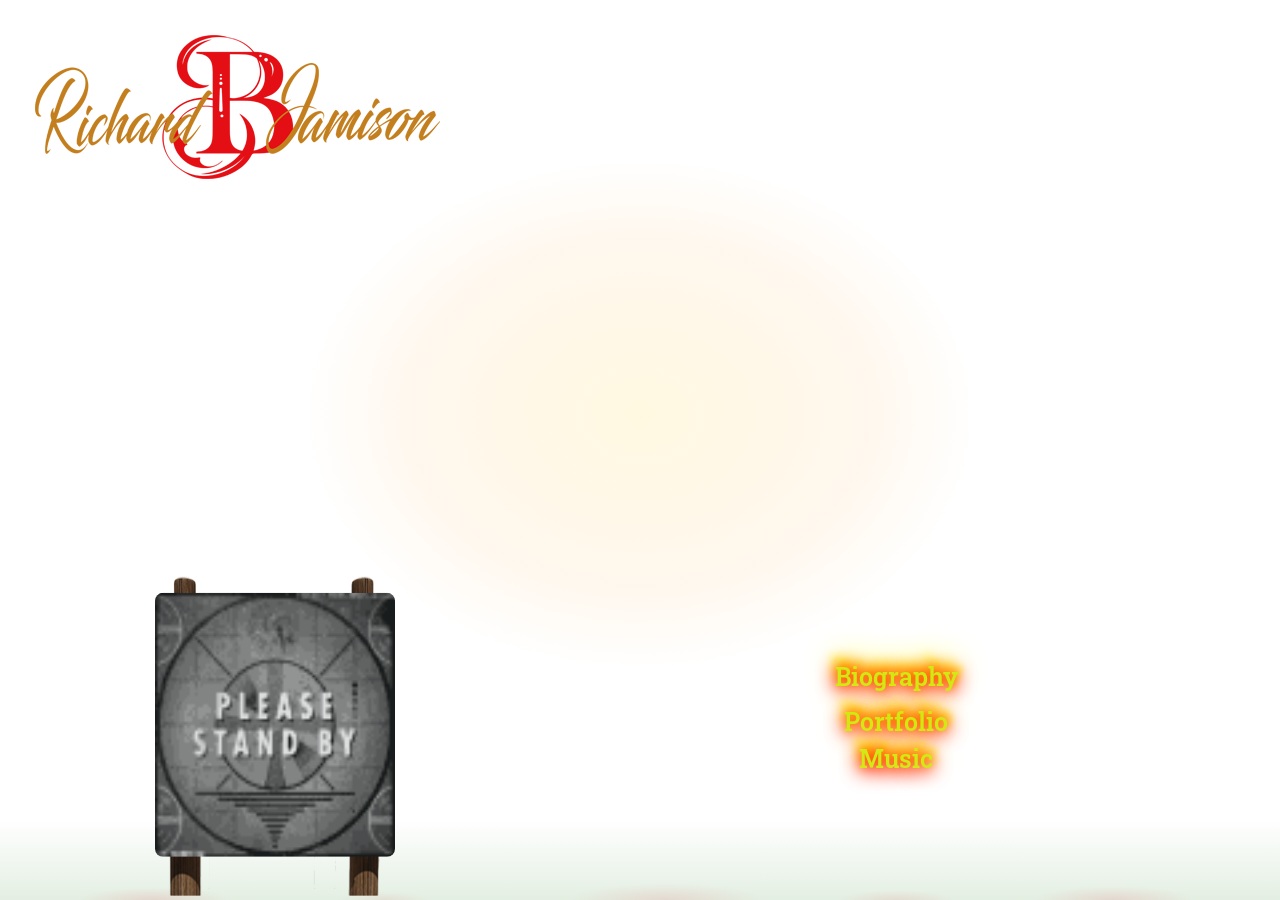
<file: index (1).html>
<!DOCTYPE html>
<html lang="en">

<head>
    <meta charset="UTF-8">
    <meta http-equiv="X-UA-Compatible" content="IE=edge">
    <meta name="viewport" content="width=device-width, initial-scale=1.0">
    <meta name="description" content="ONLINE PORTFOLIO OF Richard B Jamison" />
    <meta name="copyright" content="Copyright(c)2012-2032, Richard B Jamison (www.richardbjamison.com)" />
    <meta name="classification" content="marketing, commercial design, project management. web design portfolios, digital art,  creative services, music" />
    <meta name="author" content="Richard B Jamison" />
    <meta name="keywords" content="Richard Jamison, Richard B Jamison, relationship development, networking, sales, marketing, commercial real estate, commercial design, lounge design, bar design, cocktail program development, management, web design, SEO, sales funnel, marketing consultant, project management, drums, drummer, trumpet, musician" />
    <title>Richard B Jamison &bull; Marketing &amp; Web/SEO Consultant &bull; Online Portfolio</title>

    <link rel="preconnect" href="https://fonts.googleapis.com">
    <link rel="preconnect" href="https://fonts.gstatic.com" crossorigin>
    <link href="https://fonts.googleapis.com/css2?family=Alex+Brush&family=Roboto+Slab:wght@300;400;600&display=swap" rel="stylesheet">
    <link rel="stylesheet" href="css/style.css">
</head>

<body>
    <section class="hero-section">
        <div class="top-logo">
           <img src="img/Richad-logo3.png" alt="Richard B Jamison" />
        </div>
        <nav class="navbar">
            <ul class="navbar-nav">
                <li class="nav-item"><a class="nav-link" href="marketing.html">Biography</a></li>
                <li class="nav-item"><a class="nav-link" href="rbj-portfolio.html">Portfolio</a></li>
                <li class="nav-item"><a class="nav-link" href="music.html">Music</a></li>
            </ul>
        </nav>
        <div class="billborad desktop-only">
            <img src="img/please-stand-by.gif" class="gif-image" alt="Loading">
            <iframe src="chat-bot-code.html" frameborder="0" class="landbot d-none"></iframe>
            <img src="img/Billboard-Maintnance4_.png" class="billboard-image" alt="Billboard">
        </div>
    </section>

    <script>
        const isMobile = /Android|webOS|iPhone|iPad|iPod|BlackBerry|IEMobile|Opera Mini/i.test(navigator.userAgent);
        if (!isMobile) {
            window.onload = function(){
                setTimeout(function(){
                    const loader = document.querySelector(".gif-image");
                    const landBot = document.querySelector(".landbot");
                    if(loader && landBot) {
                        loader.classList.add("d-none")
                        landBot.classList.remove("d-none")
                    }
                }, 2000);
            };
        }
    </script>

    <style>
        .desktop-only { display: block; }
        @media only screen and (max-width: 768px) {
            .desktop-only { display: none !important; }
        }
    </style>

</body>

</html>
</file>
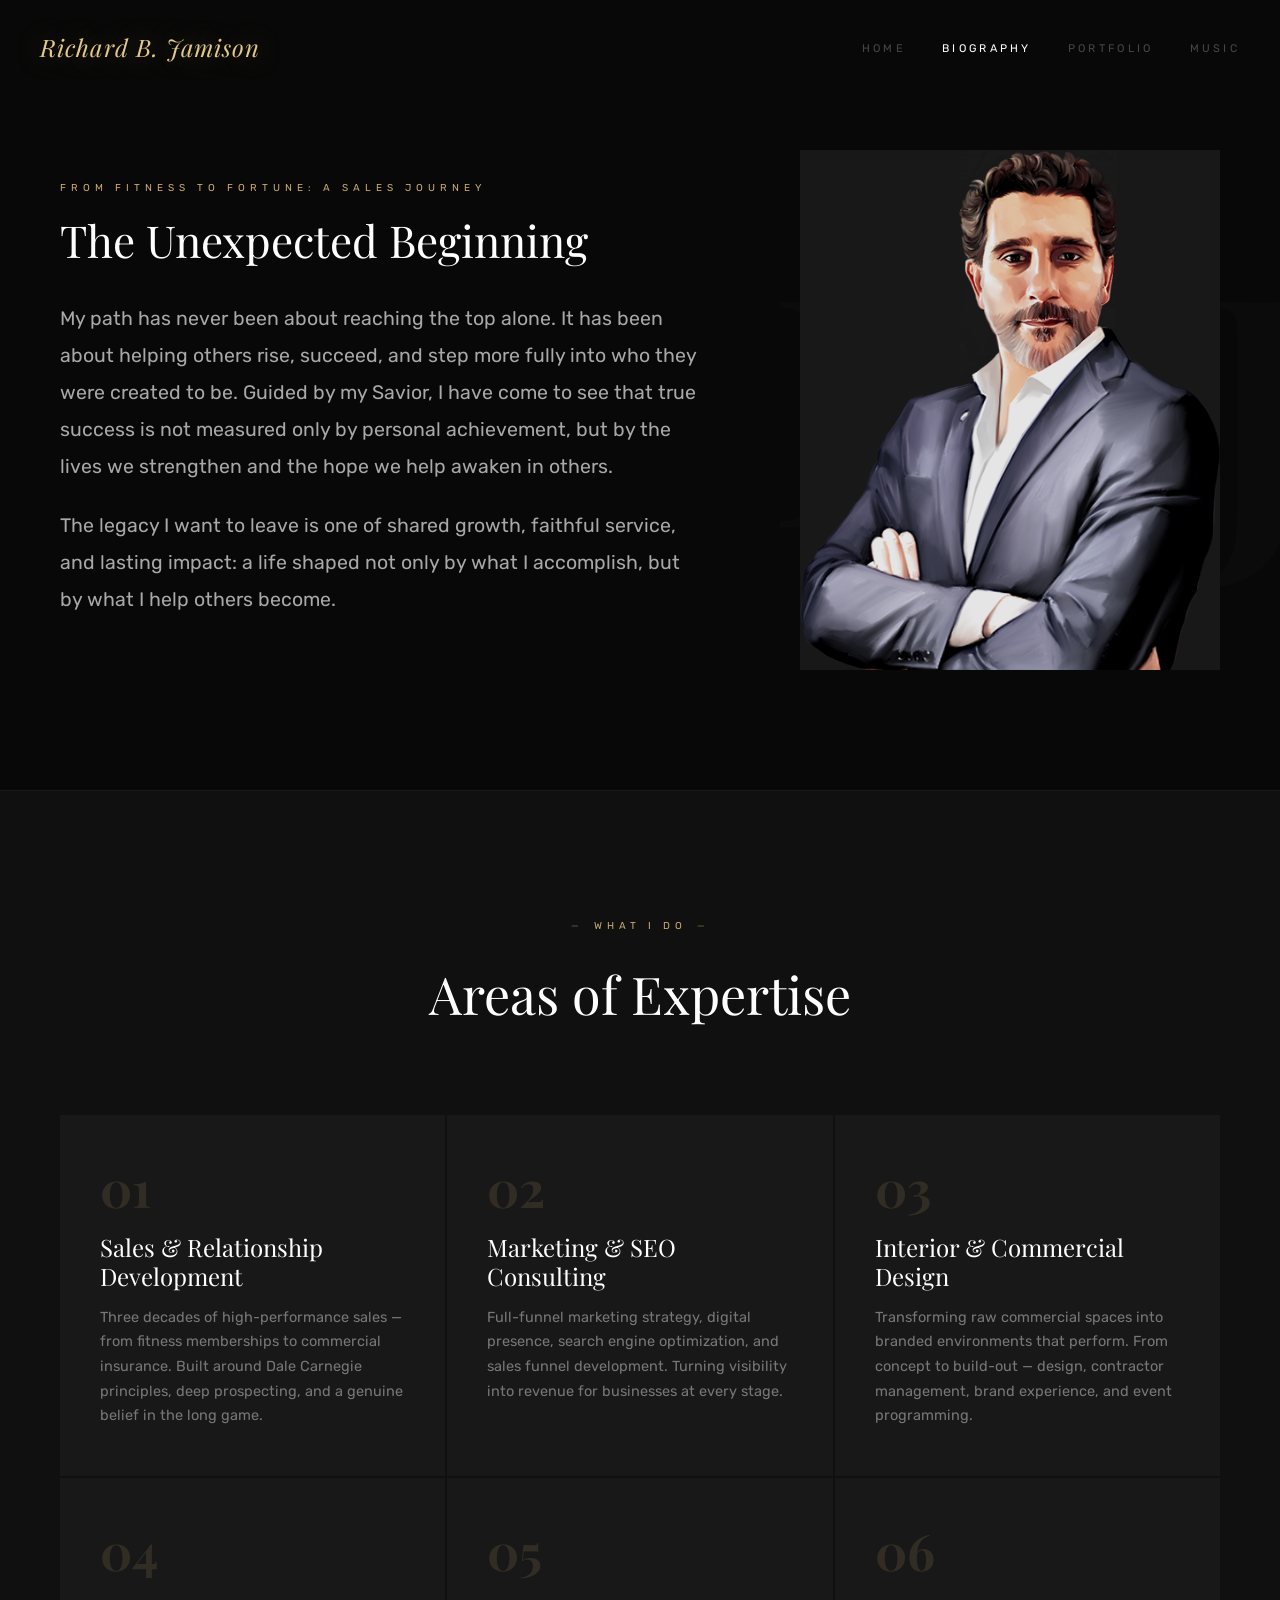
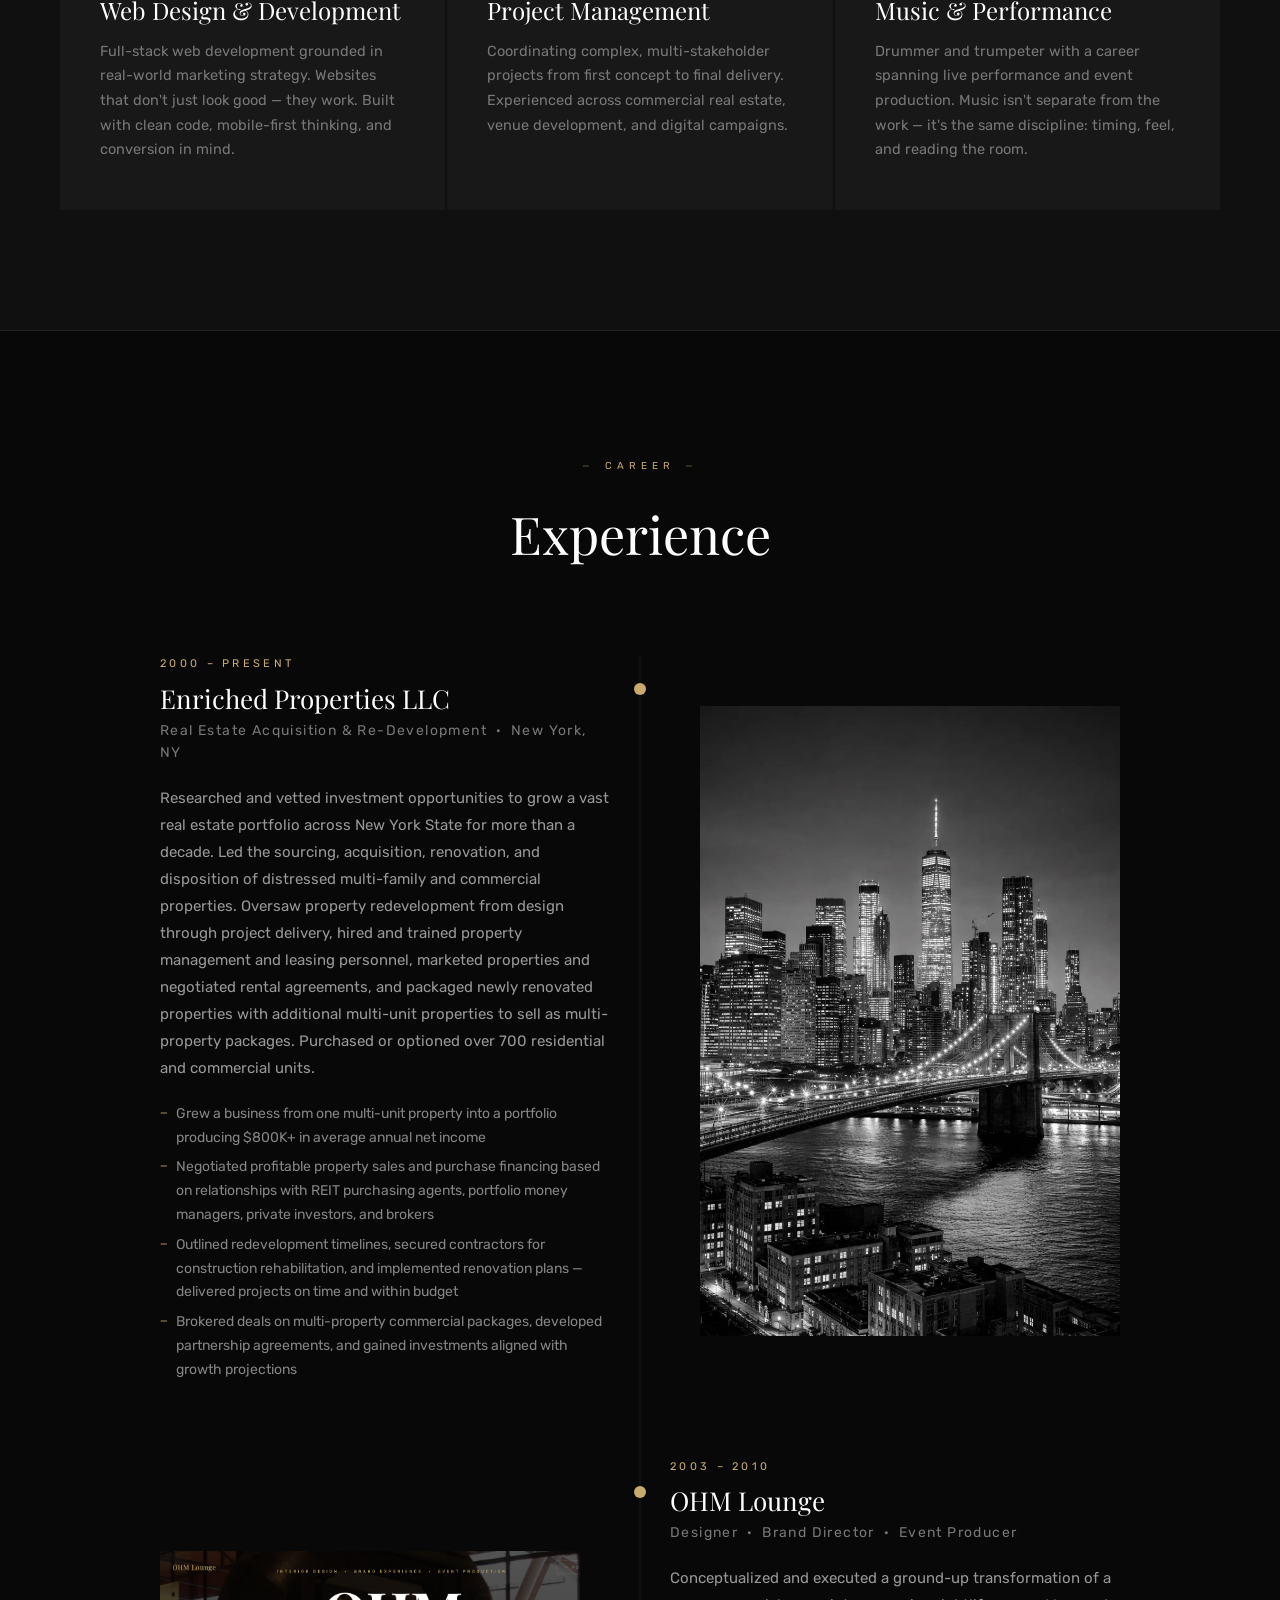
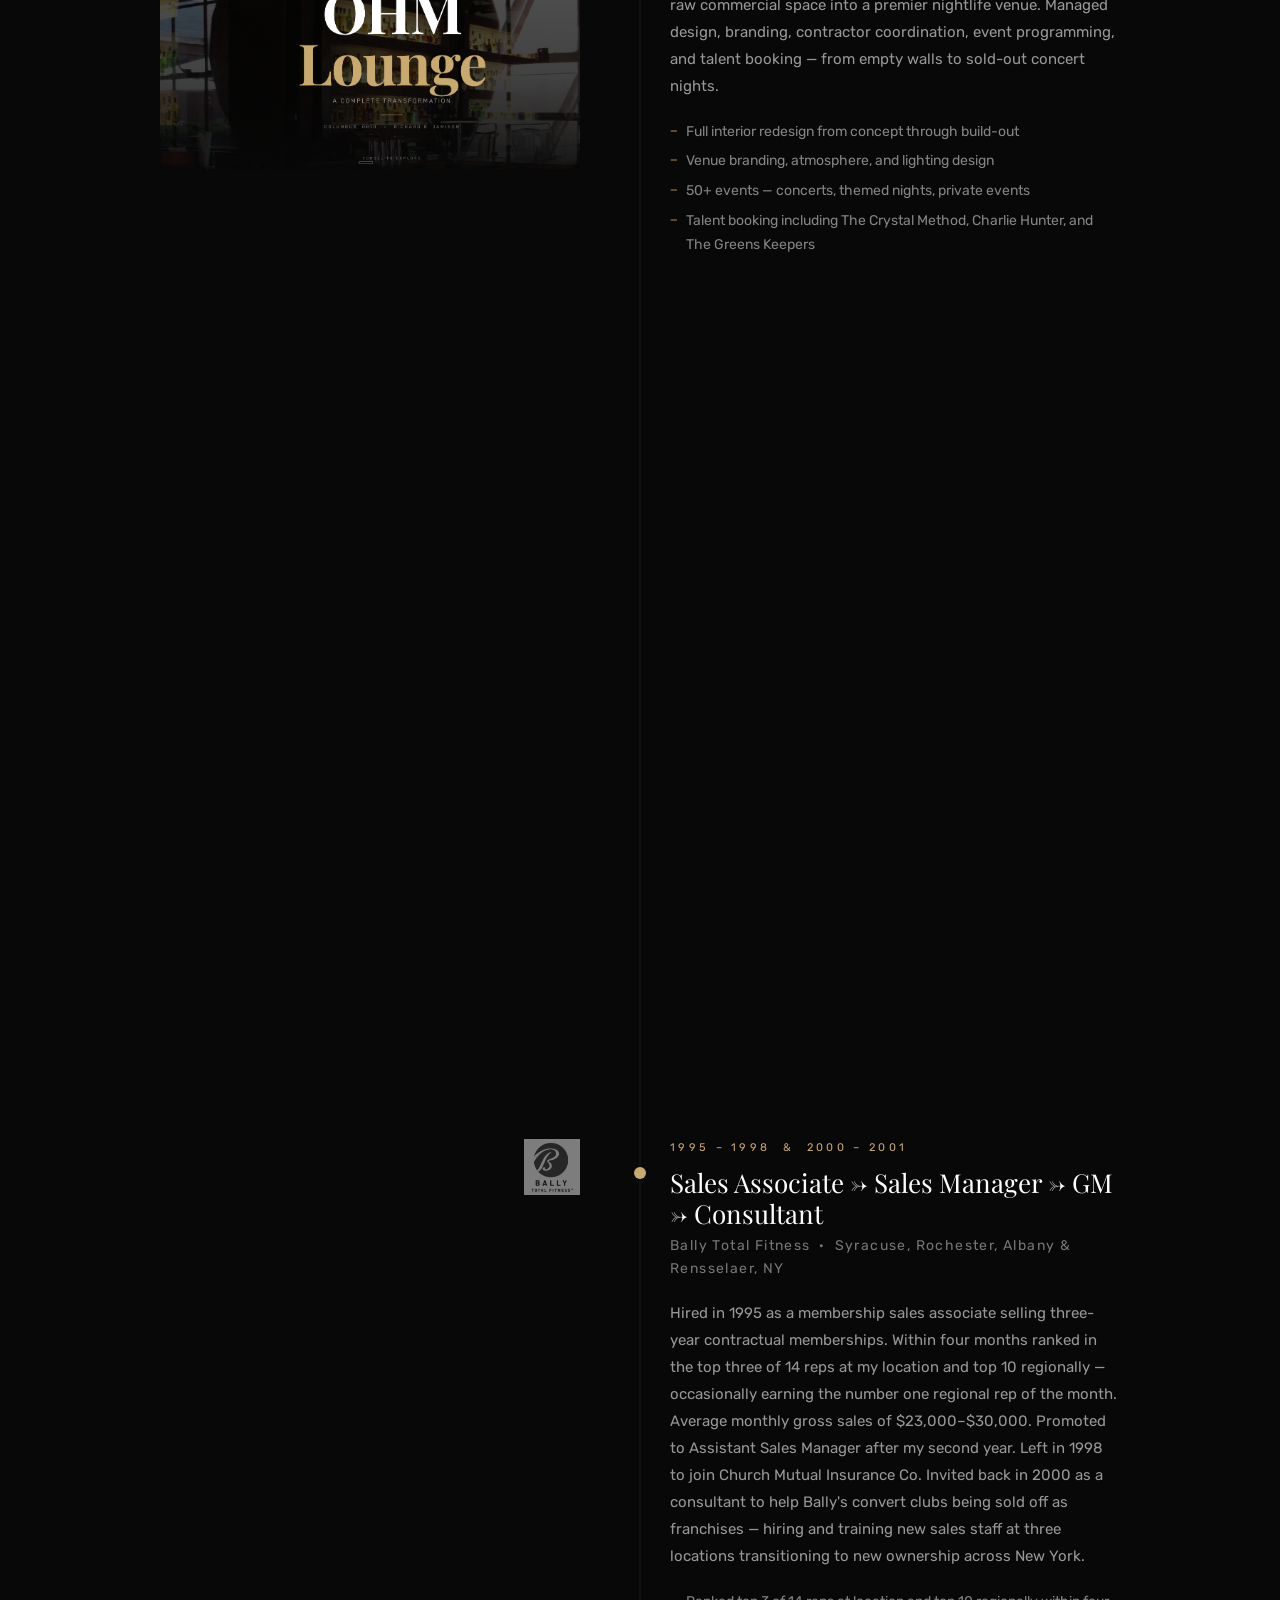
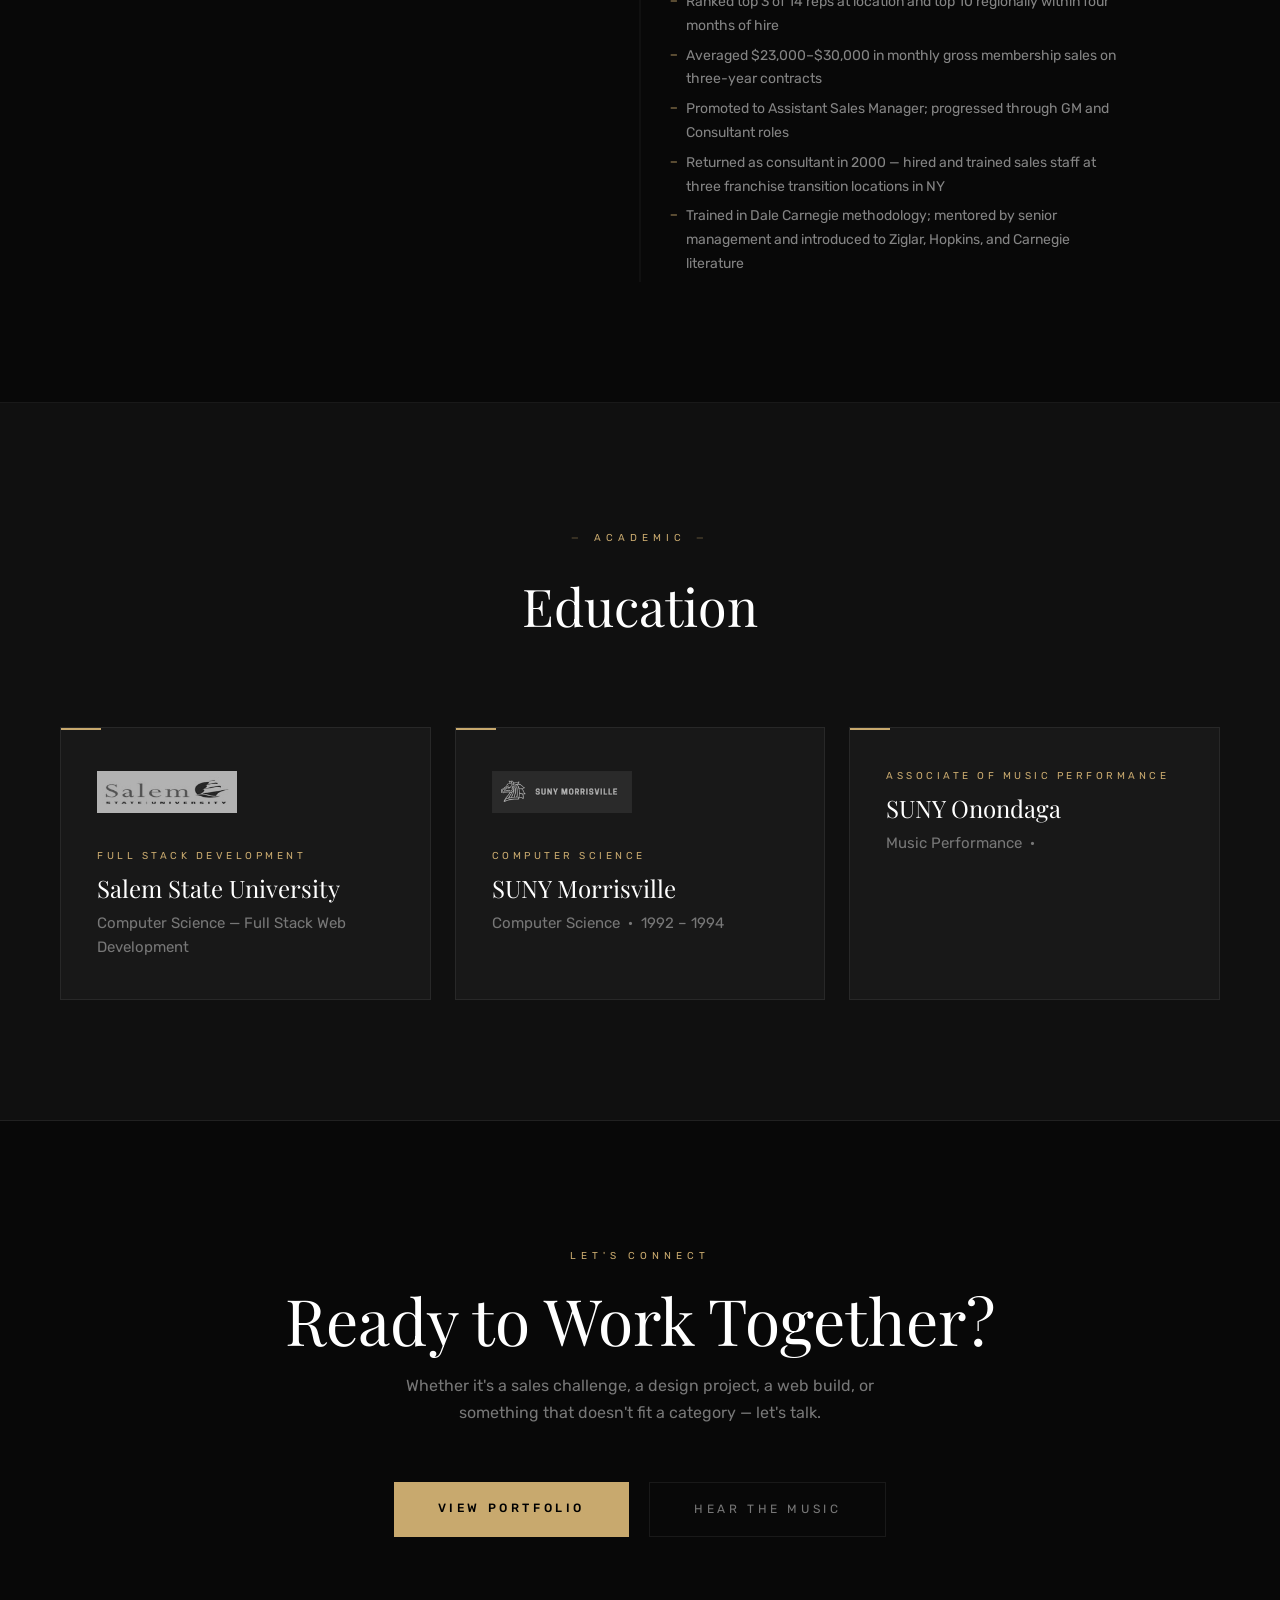
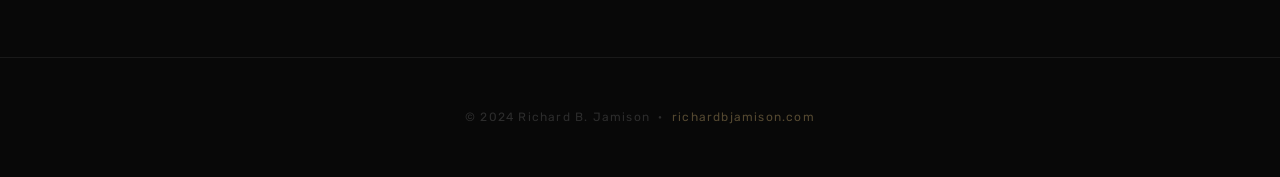
<file: marketing.html>
<!DOCTYPE html>
<html lang="en">
<head>
  <meta charset="UTF-8">
  <meta name="viewport" content="width=device-width, initial-scale=1.0">
  <meta name="description" content="Biography of Richard B. Jamison — Sales, Marketing, Design & Project Management Professional">
  <meta name="author" content="Richard B. Jamison">
  <title>Biography — Richard B. Jamison</title>

  <link rel="preconnect" href="https://fonts.googleapis.com">
  <link rel="preconnect" href="https://fonts.gstatic.com" crossorigin>
  <link href="https://fonts.googleapis.com/css2?family=Playfair+Display:ital,wght@0,400;0,700;1,400&family=Rubik:wght@300;400;500&display=swap" rel="stylesheet">
  <link rel="stylesheet" href="css/bio.css">
    <!-- Google tag (gtag.js) - GA4 -->
    <script async src="https://www.googletagmanager.com/gtag/js?id=G-7748LM48YW"></script>
    <script>
          window.dataLayer = window.dataLayer || [];
          function gtag(){dataLayer.push(arguments);}
          gtag('js', new Date());
          gtag('config', 'G-7748LM48YW');
    </script>
  <link rel="icon" href="img/ico/favicon.ico">
</head>
<body>

  <!-- ======== NAV ======== -->
  <nav class="site-nav" id="nav">
    <span class="nav-logo">Richard B. Jamison</span>
    <ul class="nav-links">
      <li><a href="index.html">Home</a></li>
      <li><a href="marketing.html" class="active">Biography</a></li>
      <li><a href="rbj-portfolio.html">Portfolio</a></li>
      <li><a href="music.html">Music</a></li>
    </ul>
  </nav>

  <!-- ======== STORY ======== -->
  <section class="story" id="about">
    <div class="container">
      <div class="story-grid">

        <div class="story-text reveal">
          <span class="story-label">From Fitness to Fortune: A Sales Journey</span>
          <h2 class="story-heading">The Unexpected Beginning</h2>

          <p class="story-body">
            My path has never been about reaching the top alone. It has been about
            helping others rise, succeed, and step more fully into who they were
            created to be. Guided by my Savior, I have come to see that true success
            is not measured only by personal achievement, but by the lives we
            strengthen and the hope we help awaken in others.
          </p>
          <p class="story-body">
            The legacy I want to leave is one of shared growth, faithful service, and
            lasting impact: a life shaped not only by what I accomplish, but by what
            I help others become.
          </p>
        </div>

        <div class="story-portrait reveal reveal-delay-2">
          <div class="portrait-frame">
            <img src="img/bg/banner-bg.png" alt="Richard B. Jamison">
          </div>
        </div>

      </div>
    </div>
  </section>

  <!-- ======== EXPERTISE ======== -->
  <section class="expertise" id="expertise">
    <div class="container">
      <div class="section-header reveal">
        <span class="section-tag">What I Do</span>
        <h2 class="section-heading">Areas of Expertise</h2>
      </div>
      <div class="expertise-grid">

        <div class="expertise-item reveal">
          <span class="expertise-num">01</span>
          <h3 class="expertise-title">Sales &amp; Relationship Development</h3>
          <p class="expertise-desc">Three decades of high-performance sales — from fitness memberships to commercial insurance. Built around Dale Carnegie principles, deep prospecting, and a genuine belief in the long game.</p>
        </div>

        <div class="expertise-item reveal reveal-delay-1">
          <span class="expertise-num">02</span>
          <h3 class="expertise-title">Marketing &amp; SEO Consulting</h3>
          <p class="expertise-desc">Full-funnel marketing strategy, digital presence, search engine optimization, and sales funnel development. Turning visibility into revenue for businesses at every stage.</p>
        </div>

        <div class="expertise-item reveal reveal-delay-2">
          <span class="expertise-num">03</span>
          <h3 class="expertise-title">Interior &amp; Commercial Design</h3>
          <p class="expertise-desc">Transforming raw commercial spaces into branded environments that perform. From concept to build-out — design, contractor management, brand experience, and event programming.</p>
        </div>

        <div class="expertise-item reveal">
          <span class="expertise-num">04</span>
          <h3 class="expertise-title">Web Design &amp; Development</h3>
          <p class="expertise-desc">Full-stack web development grounded in real-world marketing strategy. Websites that don't just look good — they work. Built with clean code, mobile-first thinking, and conversion in mind.</p>
        </div>

        <div class="expertise-item reveal reveal-delay-1">
          <span class="expertise-num">05</span>
          <h3 class="expertise-title">Project Management</h3>
          <p class="expertise-desc">Coordinating complex, multi-stakeholder projects from first concept to final delivery. Experienced across commercial real estate, venue development, and digital campaigns.</p>
        </div>

        <div class="expertise-item reveal reveal-delay-2">
          <span class="expertise-num">06</span>
          <h3 class="expertise-title">Music &amp; Performance</h3>
          <p class="expertise-desc">Drummer and trumpeter with a career spanning live performance and event production. Music isn't separate from the work — it's the same discipline: timing, feel, and reading the room.</p>
        </div>

      </div>
    </div>
  </section>

  <!-- ======== EXPERIENCE ======== -->
  <section class="experience" id="experience">
    <div class="container">
      <div class="section-header reveal">
        <span class="section-tag">Career</span>
        <h2 class="section-heading">Experience</h2>
      </div>

      <div class="timeline">

        <!-- Real Estate — position 1 -->
        <div class="timeline-item reveal">
          <div class="timeline-content">
            <span class="timeline-dates">2000 – Present</span>
            <h3 class="timeline-role">Enriched Properties LLC</h3>
            <p class="timeline-company">Real Estate Acquisition &amp; Re-Development &nbsp;·&nbsp; New York, NY</p>
            <p class="timeline-body">
              Researched and vetted investment opportunities to grow a vast real estate portfolio
              across New York State for more than a decade. Led the sourcing, acquisition,
              renovation, and disposition of distressed multi-family and commercial properties.
              Oversaw property redevelopment from design through project delivery, hired and
              trained property management and leasing personnel, marketed properties and
              negotiated rental agreements, and packaged newly renovated properties with
              additional multi-unit properties to sell as multi-property packages. Purchased
              or optioned over 700 residential and commercial units.
            </p>
            <ul class="timeline-bullets">
              <li>Grew a business from one multi-unit property into a portfolio producing $800K+ in average annual net income</li>
              <li>Negotiated profitable property sales and purchase financing based on relationships with REIT purchasing agents, portfolio money managers, private investors, and brokers</li>
              <li>Outlined redevelopment timelines, secured contractors for construction rehabilitation, and implemented renovation plans — delivered projects on time and within budget</li>
              <li>Brokered deals on multi-property commercial packages, developed partnership agreements, and gained investments aligned with growth projections</li>
            </ul>
          </div>
          <div class="timeline-visual" style="align-self: stretch; display: flex; align-items: center; justify-content: center;">
            <img src="img/enriched-properties-preview.jpg" alt="Enriched Properties LLC" class="company-logo" style="max-width: none; max-height: none; width: 100%; height: auto; object-fit: cover; display: block; filter: none; opacity: 1;">
          </div>
        </div>

        <!-- OHM Lounge — position 2 -->
        <div class="timeline-item reveal">
          <div class="timeline-content">
            <span class="timeline-dates">2003 – 2010</span>
            <h3 class="timeline-role">OHM Lounge</h3>
            <p class="timeline-company">Designer &nbsp;·&nbsp; Brand Director &nbsp;·&nbsp; Event Producer</p>
            <p class="timeline-body">
              Conceptualized and executed a ground-up transformation of a raw commercial
              space into a premier nightlife venue. Managed design, branding, contractor
              coordination, event programming, and talent booking — from empty walls to
              sold-out concert nights.
            </p>
            <ul class="timeline-bullets">
              <li>Full interior redesign from concept through build-out</li>
              <li>Venue branding, atmosphere, and lighting design</li>
              <li>50+ events — concerts, themed nights, private events</li>
              <li>Talent booking including The Crystal Method, Charlie Hunter, and The Greens Keepers</li>
            </ul>
          </div>
          <div class="timeline-visual" style="align-self: stretch; display: flex; align-items: center; justify-content: center;">
            <img src="img/ohm-preview.png" alt="OHM Lounge" class="company-logo" style="max-width: none; max-height: none; width: 100%; height: auto; object-fit: cover; display: block; filter: none; opacity: 1;">
          </div>
        </div>

        <!-- Church Mutual — position 3 -->
        <div class="timeline-item reveal">
          <div class="timeline-content">
            <span class="timeline-dates">1998 – 2001</span>
            <h3 class="timeline-role">Commercial Agent</h3>
            <p class="timeline-company">Church Mutual Insurance Co. &nbsp;·&nbsp; New York, NY</p>
            <p class="timeline-body">
              AM Best A-rated premier provider of insurance services to the religious
              non-profit marketplace. Hired to manage a previously unmanaged territory
              covering the New York City boroughs and the east side of the Hudson River,
              extending to the Vermont border. Sold Property, Liability, Workers Compensation,
              Auto, and Directors &amp; Officers coverage to churches, temples, yeshivas, and
              Denominational Headquarters. Added over $1.2 million in new policy premiums
              while maintaining an average 96% retention rate across an entire book of business.
              Twice awarded the President's Circle Award for performance.
            </p>
            <ul class="timeline-bullets">
              <li>Introduced myself to every church, yeshiva, temple, and religious denominational headquarters in the territory to establish relationships from the ground up</li>
              <li>Arranged property inspections through calls, emails, and personal meetings — providing loss prevention recommendations and policy cost estimates</li>
              <li>Prepared comprehensive commercial insurance quotes covering Property, Liability, Auto, Workers Compensation, and Directors &amp; Officers coverages</li>
              <li>Met with boards of trustees, Rabbis, and Prevostes to propose Church Mutual's coverage over existing providers</li>
              <li>Personally visited every client before annual renewal to review policies and maintain retention</li>
            </ul>
          </div>
          <div class="timeline-visual" style="align-self: stretch; display: flex; align-items: center; justify-content: center;">
            <img src="img/church-mutual-preview.jpg" alt="Church Mutual Insurance" class="company-logo" style="max-width: none; max-height: none; width: 100%; height: auto; object-fit: cover; display: block; filter: none; opacity: 1;">
          </div>
        </div>

        <!-- Bally Total Fitness — position 4 -->
        <div class="timeline-item reveal">
          <div class="timeline-content">
            <span class="timeline-dates">1995 – 1998 &nbsp;&amp;&nbsp; 2000 – 2001</span>
            <h3 class="timeline-role">Sales Associate → Sales Manager → GM → Consultant</h3>
            <p class="timeline-company">Bally Total Fitness &nbsp;·&nbsp; Syracuse, Rochester, Albany &amp; Rensselaer, NY</p>
            <p class="timeline-body">
              Hired in 1995 as a membership sales associate selling three-year contractual
              memberships. Within four months ranked in the top three of 14 reps at my location
              and top 10 regionally — occasionally earning the number one regional rep of the
              month. Average monthly gross sales of $23,000–$30,000. Promoted to Assistant Sales
              Manager after my second year. Left in 1998 to join Church Mutual Insurance Co.
              Invited back in 2000 as a consultant to help Bally's convert clubs being sold off
              as franchises — hiring and training new sales staff at three locations transitioning
              to new ownership across New York.
            </p>
            <ul class="timeline-bullets">
              <li>Ranked top 3 of 14 reps at location and top 10 regionally within four months of hire</li>
              <li>Averaged $23,000–$30,000 in monthly gross membership sales on three-year contracts</li>
              <li>Promoted to Assistant Sales Manager; progressed through GM and Consultant roles</li>
              <li>Returned as consultant in 2000 — hired and trained sales staff at three franchise transition locations in NY</li>
              <li>Trained in Dale Carnegie methodology; mentored by senior management and introduced to Ziglar, Hopkins, and Carnegie literature</li>
            </ul>
          </div>
          <div class="timeline-visual">
            <img src="img/exprience/Bally fitness .gif" alt="Bally Total Fitness" class="company-logo">
          </div>
        </div>

      </div>
    </div>
  </section>

  <!-- ======== EDUCATION ======== -->
  <section class="education" id="education">
    <div class="container">
      <div class="section-header reveal">
        <span class="section-tag">Academic</span>
        <h2 class="section-heading">Education</h2>
      </div>
      <div class="education-grid">

        <div class="edu-card reveal">
          <img src="img/education/ssuniv.jpg" alt="Salem State University" class="edu-logo">
          <span class="edu-degree">Full Stack Development</span>
          <h3 class="edu-school">Salem State University</h3>
          <p class="edu-field">Computer Science — Full Stack Web Development</p>
        </div>

        <div class="edu-card reveal reveal-delay-1">
          <img src="img/education/moville.png" alt="SUNY Morrisville" class="edu-logo">
          <span class="edu-degree">Computer Science</span>
          <h3 class="edu-school">SUNY Morrisville</h3>
          <p class="edu-field">Computer Science &nbsp;·&nbsp; 1992 – 1994</p>
        </div>

        <div class="edu-card reveal reveal-delay-2">
          <span class="edu-degree">Associate of Music Performance</span>
          <h3 class="edu-school">SUNY Onondaga</h3>
          <p class="edu-field">Music Performance &nbsp;·&nbsp; </p>
        </div>

      </div>
    </div>
  </section>

  <!-- ======== CTA ======== -->
  <section class="contact-cta" id="contact">
    <div class="container">
      <span class="cta-label reveal">Let's Connect</span>
      <h2 class="cta-heading reveal">Ready to Work Together?</h2>
      <p class="cta-sub reveal">Whether it's a sales challenge, a design project, a web build, or something that doesn't fit a category — let's talk.</p>
      <div class="cta-buttons reveal">
        <a href="rbj-portfolio.html" class="btn-primary">View Portfolio</a>
        <a href="music.html" class="btn-outline">Hear the Music</a>
      </div>
    </div>
  </section>

  <!-- ======== FOOTER ======== -->
  <footer class="site-footer">
    <div class="container">
      <p class="footer-copy">
        &copy; 2024 Richard B. Jamison &nbsp;·&nbsp;
        <a href="index.html">richardbjamison.com</a>
      </p>
    </div>
  </footer>

  <!-- ======== SCRIPTS ======== -->
  <script>
    // Nav scroll
    const nav = document.getElementById('nav');
    window.addEventListener('scroll', () => {
      nav.classList.toggle('scrolled', window.scrollY > 80);
    });

    // Scroll reveal
    const reveals = document.querySelectorAll('.reveal');
    const observer = new IntersectionObserver((entries) => {
      entries.forEach(e => {
        if (e.isIntersecting) {
          e.target.classList.add('visible');
          observer.unobserve(e.target);
        }
      });
    }, { threshold: 0.08 });
    reveals.forEach(el => observer.observe(el));
  </script>

</body>
</html>
</file>
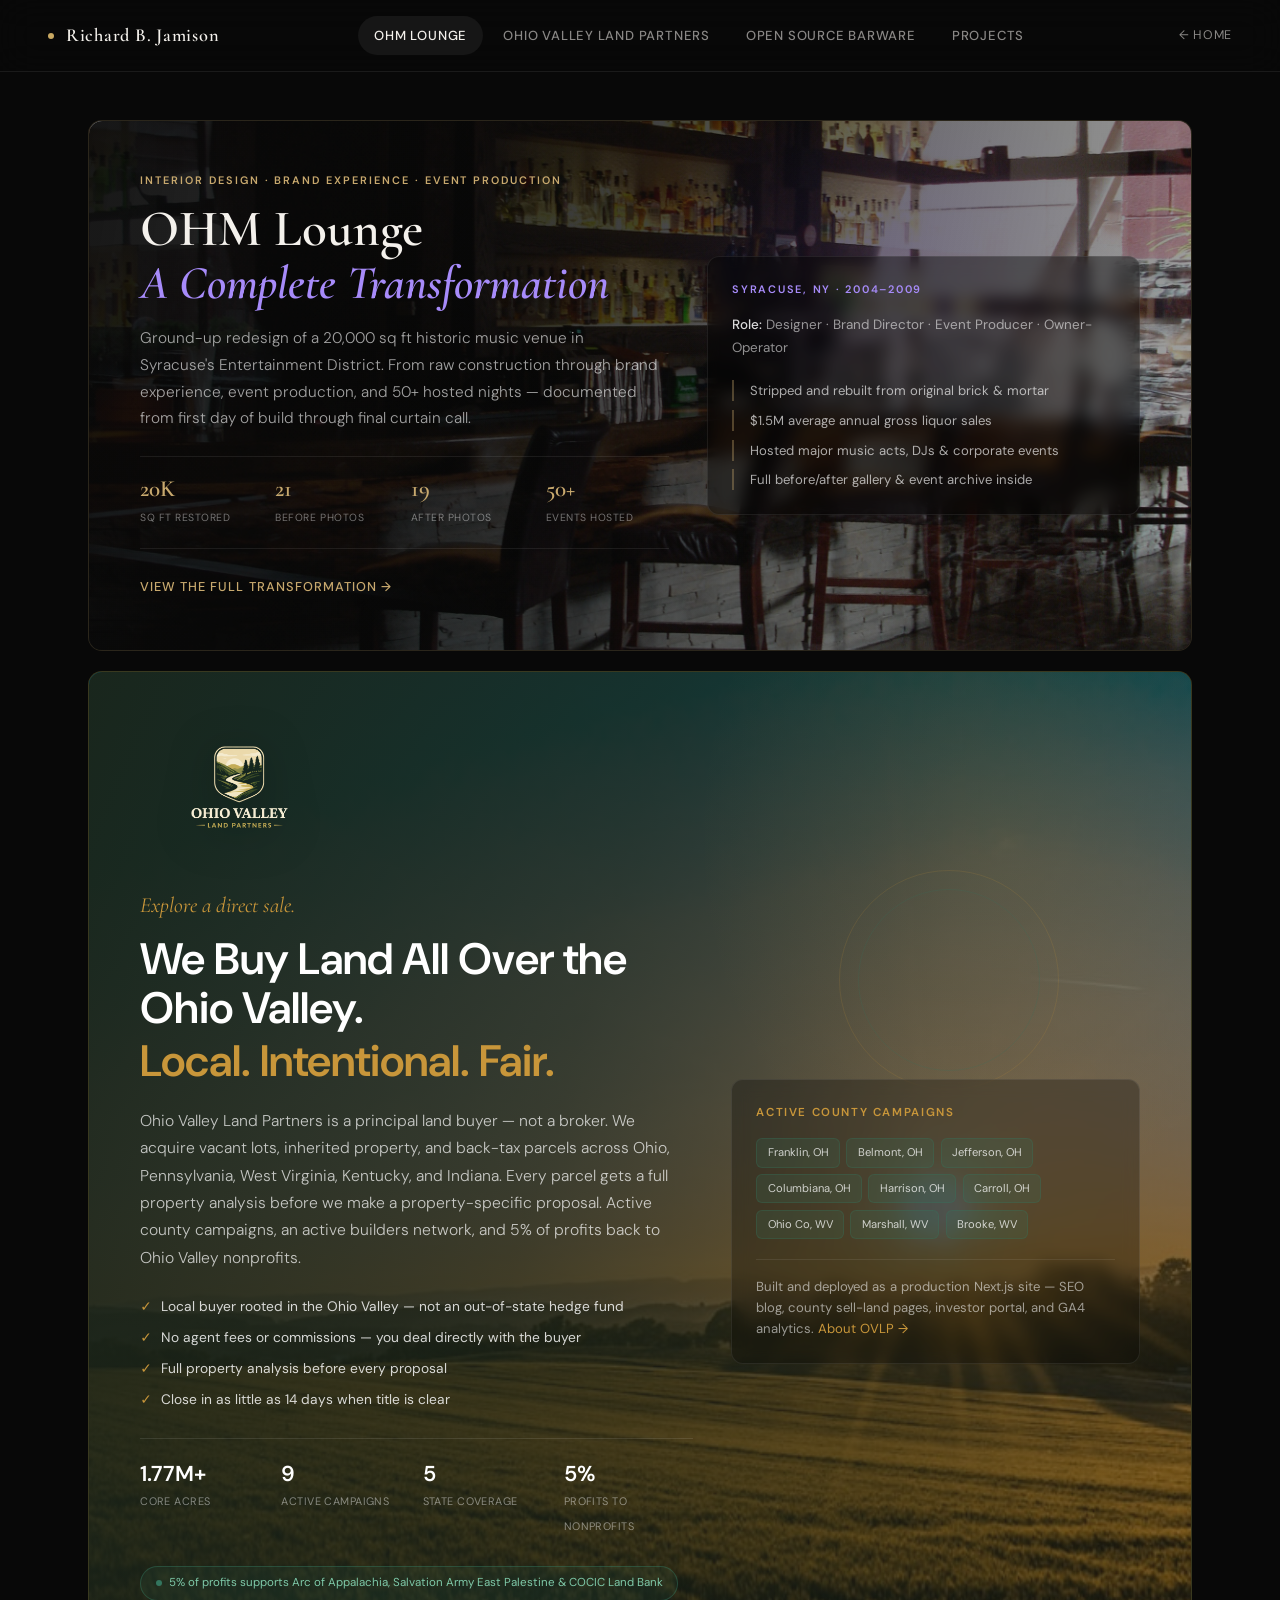
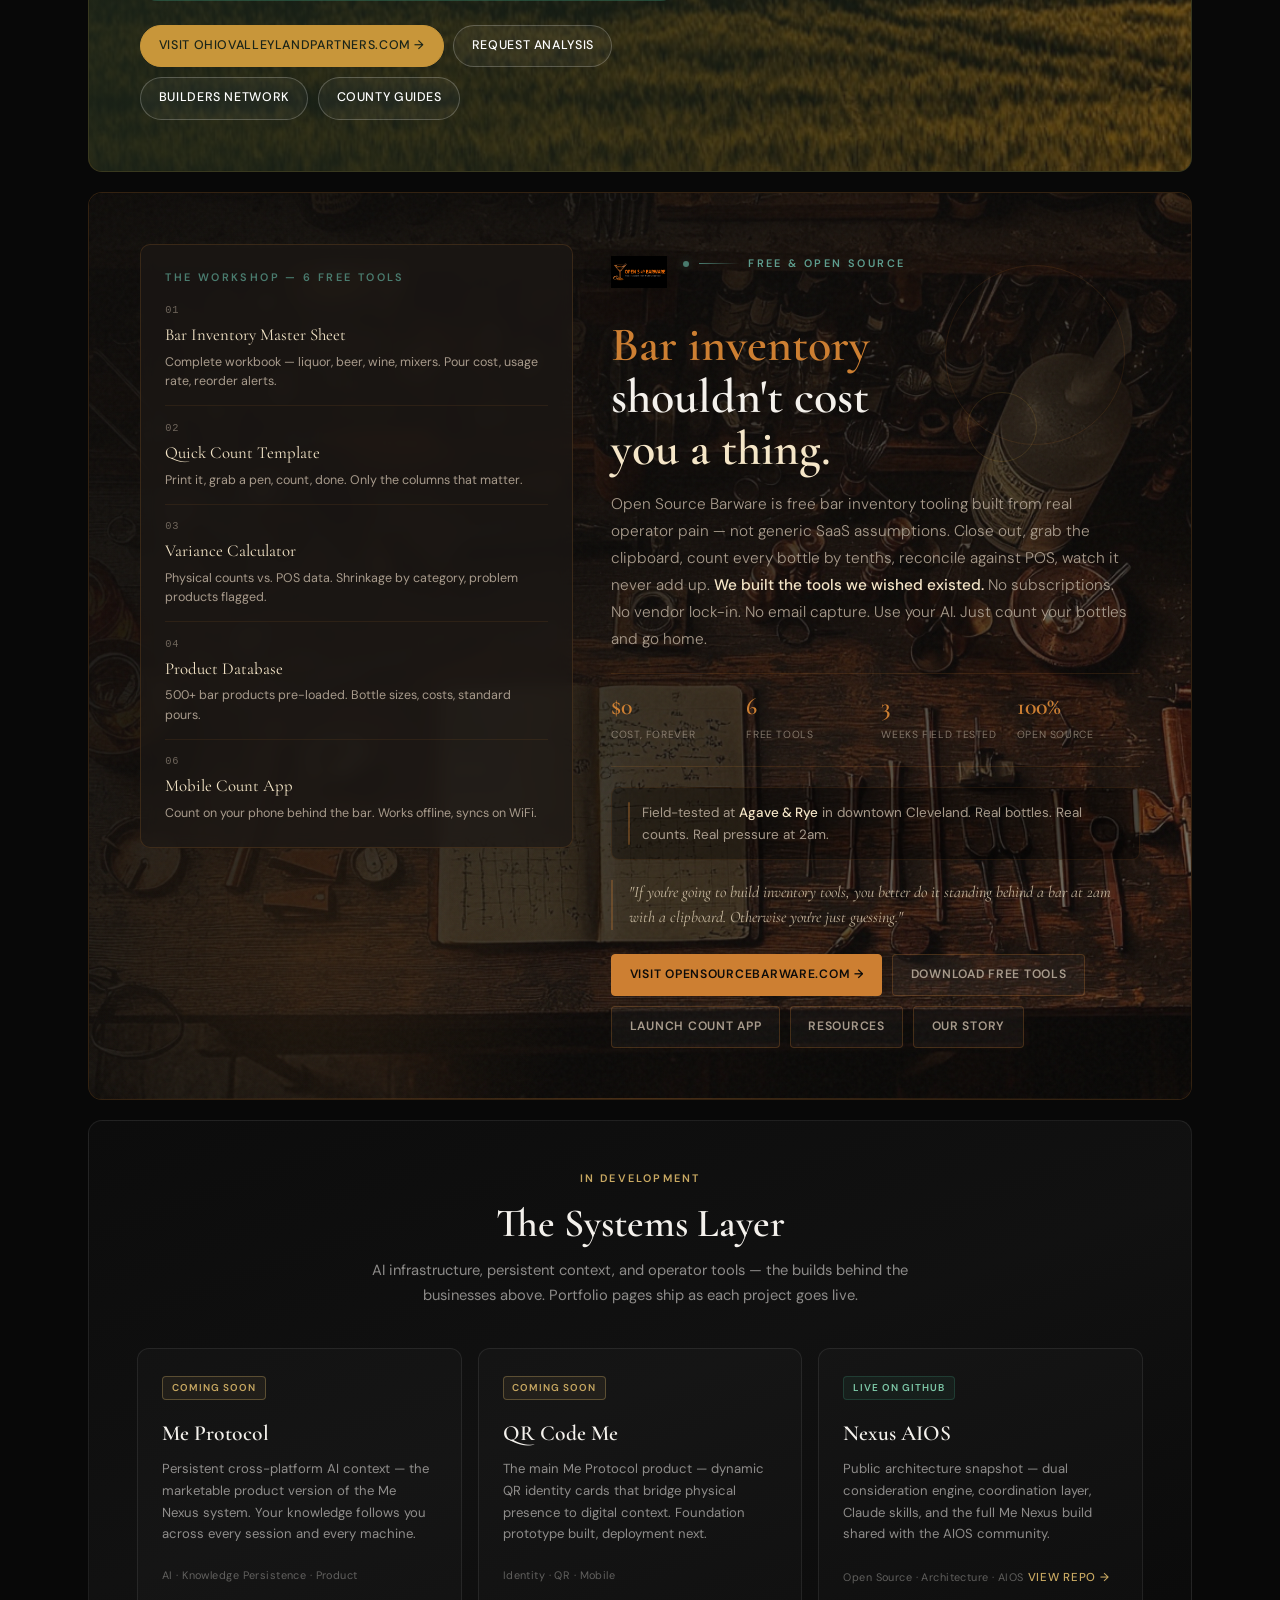
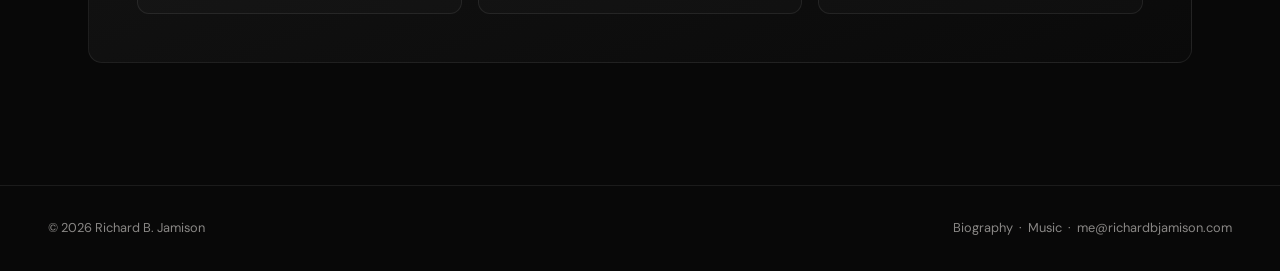
<file: rbj-portfolio.html>
<!DOCTYPE html>
<html lang="en">
<head>
    <meta charset="UTF-8">
    <meta name="viewport" content="width=device-width, initial-scale=1.0">
    <title>Portfolio — Richard B. Jamison</title>
    <link rel="preconnect" href="https://fonts.googleapis.com">
    <link rel="preconnect" href="https://fonts.gstatic.com" crossorigin>
    <link href="https://fonts.googleapis.com/css2?family=Cormorant+Garamond:ital,wght@0,400;0,600;1,400&family=DM+Sans:opsz,wght@9..40,300;9..40,400;9..40,500;9..40,600&display=swap" rel="stylesheet">
    <style>
        :root {
            --bg: #080808;
            --surface: #111111;
            --surface-2: #1a1a1a;
            --border: rgba(255, 255, 255, 0.08);
            --text: #f4f1ec;
            --muted: rgba(244, 241, 236, 0.55);
            --gold: #c9a962;
            --gold-dim: rgba(201, 169, 98, 0.35);
            --ohm: #8b5cf6;
            --ovlp-forest: #1a2419;
            --ovlp-amber: #c8963a;
            --ovlp-meadow: #33755e;
            --osbw-bg: #0d0b09;
            --osbw-copper: #cd7f32;
            --osbw-brass: #d4a843;
            --osbw-patina: #4a7c6f;
            --osbw-cream: #f5e6c8;
            --osbw-muted: #a89b8c;
            --coming: #4a4a4a;
            --radius: 14px;
            --nav-h: 72px;
        }

        *, *::before, *::after { margin: 0; padding: 0; box-sizing: border-box; }

        html {
            scroll-behavior: smooth;
            font-size: 16px;
        }

        body {
            font-family: 'DM Sans', system-ui, sans-serif;
            background: var(--bg);
            color: var(--text);
            line-height: 1.6;
            -webkit-font-smoothing: antialiased;
        }

        /* ── Top nav ── */
        .site-nav {
            position: sticky;
            top: 0;
            z-index: 100;
            height: var(--nav-h);
            display: flex;
            align-items: center;
            justify-content: space-between;
            padding: 0 clamp(1.25rem, 4vw, 3rem);
            background: rgba(8, 8, 8, 0.88);
            backdrop-filter: blur(18px);
            border-bottom: 1px solid var(--border);
        }

        .nav-brand {
            display: flex;
            align-items: center;
            gap: 0.75rem;
            text-decoration: none;
            color: var(--text);
            flex-shrink: 0;
        }

        .nav-brand span {
            font-family: 'Cormorant Garamond', Georgia, serif;
            font-size: 1.15rem;
            font-weight: 600;
            letter-spacing: 0.04em;
            white-space: nowrap;
        }

        .nav-brand .dot {
            width: 6px;
            height: 6px;
            border-radius: 50%;
            background: var(--gold);
        }

        .nav-menu {
            display: flex;
            align-items: center;
            gap: 0.25rem;
            list-style: none;
        }

        .nav-menu a {
            display: block;
            padding: 0.55rem 1rem;
            font-size: 0.82rem;
            font-weight: 500;
            letter-spacing: 0.06em;
            text-transform: uppercase;
            text-decoration: none;
            color: var(--muted);
            border-radius: 999px;
            transition: color 0.2s, background 0.2s;
            white-space: nowrap;
        }

        .nav-menu a:hover,
        .nav-menu a.active {
            color: var(--text);
            background: rgba(255, 255, 255, 0.06);
        }

        .nav-home {
            font-size: 0.78rem;
            color: var(--muted);
            text-decoration: none;
            letter-spacing: 0.05em;
            text-transform: uppercase;
            transition: color 0.2s;
        }

        .nav-home:hover { color: var(--gold); }

        .nav-toggle {
            display: none;
            background: none;
            border: 1px solid var(--border);
            color: var(--text);
            padding: 0.5rem 0.75rem;
            border-radius: 8px;
            cursor: pointer;
            font-size: 0.8rem;
            letter-spacing: 0.05em;
            text-transform: uppercase;
        }

        /* ── Project grid ── */
        .projects {
            padding: clamp(2rem, 4vw, 3rem) clamp(1.25rem, 4vw, 3rem) clamp(4rem, 8vw, 7rem);
            max-width: 1200px;
            margin: 0 auto;
        }

        .project-card {
            display: grid;
            grid-template-columns: 1.1fr 0.9fr;
            gap: 0;
            margin-bottom: 1.25rem;
            border-radius: var(--radius);
            overflow: hidden;
            border: 1px solid var(--border);
            background: var(--surface);
            scroll-margin-top: calc(var(--nav-h) + 1rem);
            transition: border-color 0.3s, transform 0.3s;
        }

        .project-card:hover {
            border-color: rgba(255, 255, 255, 0.14);
            transform: translateY(-2px);
        }

        .project-card.coming-soon {
            opacity: 0.72;
        }

        .project-card.coming-soon:hover {
            transform: none;
        }

        .card-visual {
            position: relative;
            min-height: 320px;
            overflow: hidden;
        }

        .card-visual img {
            width: 100%;
            height: 100%;
            object-fit: cover;
            display: block;
            transition: transform 0.6s ease;
        }

        .project-card:hover .card-visual img {
            transform: scale(1.04);
        }

        .card-visual .overlay {
            position: absolute;
            inset: 0;
            background: linear-gradient(135deg, rgba(0,0,0,0.15) 0%, rgba(0,0,0,0.55) 100%);
        }

        .card-visual .accent-bar {
            position: absolute;
            bottom: 0;
            left: 0;
            right: 0;
            height: 3px;
        }

        .card-visual .accent-bar.ohm { background: var(--ohm); }
        .card-visual .accent-bar.ovlp { background: var(--ovlp-amber); }
        .card-visual .accent-bar.coming { background: var(--coming); }

        .card-visual.gradient-coming {
            background:
                repeating-linear-gradient(
                    -45deg,
                    transparent,
                    transparent 12px,
                    rgba(255,255,255,0.02) 12px,
                    rgba(255,255,255,0.02) 24px
                ),
                linear-gradient(145deg, #141414 0%, #1e1e1e 100%);
        }

        .card-visual .placeholder-icon {
            position: absolute;
            inset: 0;
            display: flex;
            align-items: center;
            justify-content: center;
            font-family: 'Cormorant Garamond', Georgia, serif;
            font-size: 4rem;
            font-weight: 600;
            color: rgba(255,255,255,0.12);
            letter-spacing: 0.1em;
        }

        .card-body {
            padding: clamp(1.75rem, 3vw, 2.5rem);
            display: flex;
            flex-direction: column;
            justify-content: center;
        }

        .card-tag {
            font-size: 0.7rem;
            font-weight: 600;
            letter-spacing: 0.14em;
            text-transform: uppercase;
            margin-bottom: 0.75rem;
        }

        .card-tag.ohm { color: #a78bfa; }
        .card-tag.ovlp { color: var(--ovlp-amber); }

        /* ── OVLP showcase ── */
        .ovlp-showcase {
            position: relative;
            margin-bottom: 1.25rem;
            border-radius: var(--radius);
            overflow: hidden;
            border: 1px solid rgba(200, 150, 58, 0.18);
            background: var(--ovlp-forest);
            scroll-margin-top: calc(var(--nav-h) + 1rem);
            transition: border-color 0.3s, transform 0.3s;
        }

        .ovlp-showcase:hover {
            border-color: rgba(200, 150, 58, 0.32);
            transform: translateY(-2px);
        }

        .ovlp-bg {
            position: absolute;
            inset: 0;
            background:
                linear-gradient(105deg, rgba(26, 36, 25, 0.97) 0%, rgba(26, 36, 25, 0.82) 42%, rgba(26, 36, 25, 0.45) 100%),
                url('img/ovlp-hero-valley.jpg') center / cover no-repeat;
        }

        .ovlp-glow {
            position: absolute;
            top: -20%;
            right: -10%;
            width: 55%;
            height: 70%;
            background: radial-gradient(ellipse, rgba(200, 150, 58, 0.12) 0%, transparent 70%);
            pointer-events: none;
        }

        .ovlp-ring {
            position: absolute;
            top: 18%;
            right: 12%;
            width: 220px;
            height: 220px;
            border-radius: 50%;
            border: 1px solid rgba(200, 150, 58, 0.15);
            pointer-events: none;
        }

        .ovlp-ring::after {
            content: '';
            position: absolute;
            inset: 18px;
            border-radius: 50%;
            border: 1px solid rgba(51, 117, 94, 0.2);
        }

        .ovlp-inner {
            position: relative;
            z-index: 1;
            display: grid;
            grid-template-columns: 1.15fr 0.85fr;
            gap: clamp(1.5rem, 3vw, 3rem);
            padding: clamp(2rem, 4vw, 3.5rem);
            align-items: center;
        }

        .ovlp-logo {
            width: clamp(140px, 18vw, 200px);
            height: auto;
            margin-bottom: 1.5rem;
            filter: drop-shadow(0 8px 24px rgba(0,0,0,0.35));
        }

        .ovlp-eyebrow {
            font-family: 'Cormorant Garamond', Georgia, serif;
            font-style: italic;
            font-size: 1.35rem;
            color: var(--ovlp-amber);
            margin-bottom: 0.75rem;
        }

        .ovlp-inner h2 {
            font-family: 'DM Sans', system-ui, sans-serif;
            font-size: clamp(1.9rem, 3.5vw, 2.75rem);
            font-weight: 600;
            line-height: 1.12;
            color: #fff;
            margin-bottom: 0.35rem;
        }

        .ovlp-inner h2 .accent {
            display: block;
            color: var(--ovlp-amber);
            margin-top: 0.25rem;
        }

        .ovlp-desc {
            font-size: 0.98rem;
            font-weight: 300;
            color: rgba(255, 255, 255, 0.72);
            line-height: 1.75;
            max-width: 54ch;
            margin: 1.25rem 0 1.5rem;
        }

        .ovlp-trust {
            list-style: none;
            display: flex;
            flex-direction: column;
            gap: 0.55rem;
            margin-bottom: 1.75rem;
        }

        .ovlp-trust li {
            display: flex;
            align-items: flex-start;
            gap: 0.6rem;
            font-size: 0.86rem;
            color: rgba(255, 255, 255, 0.82);
        }

        .ovlp-trust li::before {
            content: '✓';
            flex-shrink: 0;
            color: var(--ovlp-amber);
            font-weight: 600;
        }

        .ovlp-stats {
            display: grid;
            grid-template-columns: repeat(4, 1fr);
            gap: 0.75rem;
            padding-top: 1.5rem;
            border-top: 1px solid rgba(255, 255, 255, 0.1);
            margin-bottom: 1.75rem;
        }

        .ovlp-stat strong {
            display: block;
            font-size: 1.35rem;
            font-weight: 600;
            color: #fff;
            line-height: 1.1;
        }

        .ovlp-stat span {
            font-size: 0.68rem;
            color: rgba(255, 255, 255, 0.45);
            letter-spacing: 0.04em;
            text-transform: uppercase;
        }

        .ovlp-badge {
            display: inline-flex;
            align-items: center;
            gap: 0.45rem;
            padding: 0.45rem 0.9rem;
            border-radius: 999px;
            border: 1px solid rgba(51, 117, 94, 0.45);
            background: rgba(51, 117, 94, 0.12);
            font-size: 0.72rem;
            color: #7ec9a8;
            margin-bottom: 1.5rem;
        }

        .ovlp-badge .dot {
            width: 6px;
            height: 6px;
            border-radius: 50%;
            background: var(--ovlp-meadow);
        }

        .ovlp-links {
            display: flex;
            flex-wrap: wrap;
            gap: 0.6rem;
        }

        .ovlp-link {
            display: inline-flex;
            align-items: center;
            gap: 0.4rem;
            padding: 0.65rem 1.1rem;
            border-radius: 999px;
            font-size: 0.78rem;
            font-weight: 500;
            letter-spacing: 0.05em;
            text-transform: uppercase;
            text-decoration: none;
            transition: background 0.2s, border-color 0.2s, color 0.2s;
        }

        .ovlp-link.primary {
            background: var(--ovlp-amber);
            color: #1a2419;
            border: 1px solid var(--ovlp-amber);
        }

        .ovlp-link.primary:hover {
            background: #d4a44a;
            border-color: #d4a44a;
        }

        .ovlp-link.secondary {
            color: #fff;
            border: 1px solid rgba(255, 255, 255, 0.22);
            background: rgba(255, 255, 255, 0.04);
        }

        .ovlp-link.secondary:hover {
            background: rgba(255, 255, 255, 0.1);
            border-color: rgba(255, 255, 255, 0.35);
        }

        .ovlp-panel {
            background: rgba(0, 0, 0, 0.28);
            border: 1px solid rgba(255, 255, 255, 0.08);
            border-radius: 12px;
            padding: 1.5rem;
            backdrop-filter: blur(8px);
        }

        .ovlp-panel h3 {
            font-size: 0.72rem;
            font-weight: 600;
            letter-spacing: 0.14em;
            text-transform: uppercase;
            color: var(--ovlp-amber);
            margin-bottom: 1rem;
        }

        .ovlp-counties {
            display: flex;
            flex-wrap: wrap;
            gap: 0.4rem;
            margin-bottom: 1.25rem;
        }

        .ovlp-county {
            font-size: 0.7rem;
            padding: 0.3rem 0.65rem;
            border-radius: 6px;
            background: rgba(51, 117, 94, 0.18);
            border: 1px solid rgba(51, 117, 94, 0.3);
            color: rgba(255, 255, 255, 0.75);
            text-decoration: none;
            transition: background 0.2s, color 0.2s;
        }

        .ovlp-county:hover {
            background: rgba(51, 117, 94, 0.35);
            color: #fff;
        }

        .ovlp-panel-note {
            font-size: 0.82rem;
            color: rgba(255, 255, 255, 0.55);
            line-height: 1.6;
            padding-top: 1rem;
            border-top: 1px solid rgba(255, 255, 255, 0.08);
        }

        .ovlp-panel-note a {
            color: var(--ovlp-amber);
            text-decoration: none;
        }

        .ovlp-panel-note a:hover {
            text-decoration: underline;
        }

        @media (max-width: 900px) {
            .ovlp-inner {
                grid-template-columns: 1fr;
            }

            .ovlp-stats {
                grid-template-columns: repeat(2, 1fr);
            }

            .ovlp-ring { display: none; }
        }

        /* ── OSBW showcase ── */
        .osbw-showcase {
            position: relative;
            margin-bottom: 1.25rem;
            border-radius: var(--radius);
            overflow: hidden;
            border: 1px solid rgba(205, 127, 50, 0.2);
            background: var(--osbw-bg);
            scroll-margin-top: calc(var(--nav-h) + 1rem);
            transition: border-color 0.3s, transform 0.3s;
        }

        .osbw-showcase:hover {
            border-color: rgba(205, 127, 50, 0.38);
            transform: translateY(-2px);
        }

        .osbw-bg {
            position: absolute;
            inset: 0;
            background:
                linear-gradient(115deg, rgba(13, 11, 9, 0.96) 0%, rgba(13, 11, 9, 0.88) 38%, rgba(13, 11, 9, 0.55) 100%),
                url('img/osbw-workshop.jpg') center / cover no-repeat;
        }

        .osbw-grain::after {
            content: '';
            position: absolute;
            inset: 0;
            opacity: 0.04;
            background-image: url("data:image/svg+xml,%3Csvg viewBox='0 0 256 256' xmlns='http://www.w3.org/2000/svg'%3E%3Cfilter id='n'%3E%3CfeTurbulence type='fractalNoise' baseFrequency='0.85' numOctaves='4' stitchTiles='stitch'/%3E%3C/filter%3E%3Crect width='100%25' height='100%25' filter='url(%23n)'/%3E%3C/svg%3E");
            pointer-events: none;
        }

        .osbw-glow {
            position: absolute;
            bottom: -15%;
            left: -5%;
            width: 50%;
            height: 60%;
            background: radial-gradient(ellipse, rgba(205, 127, 50, 0.1) 0%, transparent 70%);
            pointer-events: none;
        }

        .osbw-gear {
            position: absolute;
            border-radius: 50%;
            border: 1px solid rgba(205, 127, 50, 0.12);
            pointer-events: none;
        }

        .osbw-gear-1 {
            top: 8%;
            right: 6%;
            width: 180px;
            height: 180px;
            animation: gear-spin 28s linear infinite;
        }

        .osbw-gear-2 {
            top: 22%;
            right: 14%;
            width: 70px;
            height: 70px;
            border-color: rgba(212, 168, 67, 0.15);
            animation: gear-spin-rev 20s linear infinite;
        }

        @keyframes gear-spin {
            to { transform: rotate(360deg); }
        }

        @keyframes gear-spin-rev {
            to { transform: rotate(-360deg); }
        }

        .osbw-inner {
            position: relative;
            z-index: 1;
            display: grid;
            grid-template-columns: 0.9fr 1.1fr;
            gap: clamp(1.5rem, 3vw, 3rem);
            padding: clamp(2rem, 4vw, 3.5rem);
            align-items: start;
        }

        .osbw-panel {
            background: rgba(28, 24, 21, 0.72);
            border: 1px solid rgba(205, 127, 50, 0.18);
            border-radius: 10px;
            padding: 1.5rem;
            backdrop-filter: blur(8px);
        }

        .osbw-panel h3 {
            font-size: 0.68rem;
            font-weight: 600;
            letter-spacing: 0.22em;
            text-transform: uppercase;
            color: var(--osbw-patina);
            margin-bottom: 1rem;
        }

        .osbw-tool {
            display: block;
            padding: 0.85rem 0;
            border-bottom: 1px solid rgba(205, 127, 50, 0.1);
            text-decoration: none;
            transition: padding-left 0.2s;
        }

        .osbw-tool:last-child {
            border-bottom: none;
            padding-bottom: 0;
        }

        .osbw-tool:first-of-type {
            padding-top: 0;
        }

        .osbw-tool:hover {
            padding-left: 0.35rem;
        }

        .osbw-tool-num {
            font-size: 0.65rem;
            font-family: ui-monospace, monospace;
            color: rgba(168, 155, 140, 0.6);
            letter-spacing: 0.08em;
            margin-bottom: 0.2rem;
        }

        .osbw-tool-title {
            font-family: 'Cormorant Garamond', Georgia, serif;
            font-size: 1.05rem;
            color: var(--osbw-cream);
            margin-bottom: 0.25rem;
        }

        .osbw-tool-desc {
            font-size: 0.78rem;
            color: var(--osbw-muted);
            line-height: 1.55;
        }

        .osbw-logo-row {
            display: flex;
            align-items: center;
            gap: 1rem;
            margin-bottom: 1.25rem;
        }

        .osbw-logo {
            width: 56px;
            height: 56px;
            object-fit: contain;
            filter: drop-shadow(0 4px 12px rgba(0,0,0,0.4));
        }

        .osbw-eyebrow {
            display: flex;
            align-items: center;
            gap: 0.6rem;
            margin-bottom: 1rem;
        }

        .osbw-eyebrow .dot {
            width: 6px;
            height: 6px;
            border-radius: 50%;
            background: var(--osbw-patina);
            box-shadow: 0 0 8px rgba(74, 124, 111, 0.5);
        }

        .osbw-eyebrow .line {
            width: 40px;
            height: 1px;
            background: linear-gradient(90deg, var(--osbw-patina), transparent);
        }

        .osbw-eyebrow span {
            font-size: 0.68rem;
            font-weight: 600;
            letter-spacing: 0.22em;
            text-transform: uppercase;
            color: #5e9e8f;
        }

        .osbw-inner h2 {
            font-family: 'Cormorant Garamond', Georgia, serif;
            font-size: clamp(2rem, 3.8vw, 3rem);
            font-weight: 600;
            line-height: 1.08;
            margin-bottom: 1rem;
        }

        .osbw-inner h2 .copper {
            color: var(--osbw-copper);
        }

        .osbw-inner h2 .cream {
            color: var(--osbw-cream);
        }

        .osbw-desc {
            font-size: 0.96rem;
            font-weight: 300;
            color: var(--osbw-muted);
            line-height: 1.75;
            max-width: 52ch;
            margin-bottom: 1.25rem;
        }

        .osbw-desc strong {
            color: var(--osbw-cream);
            font-weight: 500;
        }

        .osbw-stats {
            display: grid;
            grid-template-columns: repeat(4, 1fr);
            gap: 0.75rem;
            padding: 1.25rem 0;
            border-top: 1px solid rgba(205, 127, 50, 0.15);
            border-bottom: 1px solid rgba(205, 127, 50, 0.15);
            margin-bottom: 1.25rem;
        }

        .osbw-stat strong {
            display: block;
            font-family: 'Cormorant Garamond', Georgia, serif;
            font-size: 1.5rem;
            font-weight: 600;
            color: var(--osbw-copper);
            line-height: 1.1;
        }

        .osbw-stat span {
            font-size: 0.65rem;
            color: rgba(168, 155, 140, 0.7);
            letter-spacing: 0.06em;
            text-transform: uppercase;
        }

        .osbw-field {
            display: flex;
            align-items: flex-start;
            gap: 0.75rem;
            padding: 0.9rem 1rem;
            margin-bottom: 1.25rem;
            border-radius: 8px;
            background: rgba(0, 0, 0, 0.35);
            border: 1px solid rgba(205, 127, 50, 0.12);
        }

        .osbw-field-bar {
            width: 2px;
            align-self: stretch;
            background: rgba(205, 127, 50, 0.35);
            border-radius: 2px;
            flex-shrink: 0;
        }

        .osbw-field p {
            font-size: 0.84rem;
            color: var(--osbw-muted);
            line-height: 1.6;
        }

        .osbw-field em {
            color: var(--osbw-cream);
            font-style: normal;
            font-weight: 500;
        }

        .osbw-quote {
            font-family: 'Cormorant Garamond', Georgia, serif;
            font-style: italic;
            font-size: 1rem;
            color: rgba(245, 230, 200, 0.75);
            line-height: 1.55;
            padding-left: 1rem;
            border-left: 2px solid rgba(205, 127, 50, 0.3);
            margin-bottom: 1.5rem;
        }

        .osbw-links {
            display: flex;
            flex-wrap: wrap;
            gap: 0.6rem;
        }

        .osbw-link {
            display: inline-flex;
            align-items: center;
            gap: 0.4rem;
            padding: 0.65rem 1.1rem;
            border-radius: 4px;
            font-size: 0.76rem;
            font-weight: 600;
            letter-spacing: 0.06em;
            text-transform: uppercase;
            text-decoration: none;
            transition: background 0.2s, border-color 0.2s, box-shadow 0.2s;
        }

        .osbw-link.primary {
            background: var(--osbw-copper);
            color: var(--osbw-bg);
            border: 1px solid var(--osbw-copper);
        }

        .osbw-link.primary:hover {
            background: #e8943d;
            border-color: #e8943d;
            box-shadow: 0 0 24px rgba(205, 127, 50, 0.25);
        }

        .osbw-link.secondary {
            color: var(--osbw-muted);
            border: 1px solid rgba(205, 127, 50, 0.25);
            background: rgba(255, 255, 255, 0.03);
        }

        .osbw-link.secondary:hover {
            color: var(--osbw-copper);
            border-color: rgba(205, 127, 50, 0.45);
        }

        .osbw-pipe {
            position: absolute;
            bottom: 0;
            left: 0;
            right: 0;
            height: 1px;
            background: linear-gradient(90deg, transparent, rgba(205, 127, 50, 0.3), transparent);
        }

        @media (max-width: 900px) {
            .osbw-inner {
                grid-template-columns: 1fr;
            }

            .osbw-stats {
                grid-template-columns: repeat(2, 1fr);
            }

            .osbw-gear { display: none; }
        }

        /* ── OHM showcase (fully clickable) ── */
        .ohm-showcase {
            display: block;
            position: relative;
            margin-bottom: 1.25rem;
            border-radius: var(--radius);
            overflow: hidden;
            border: 1px solid rgba(200, 169, 110, 0.18);
            background: #080808;
            scroll-margin-top: calc(var(--nav-h) + 1rem);
            text-decoration: none;
            color: inherit;
            transition: border-color 0.3s, transform 0.3s, box-shadow 0.3s;
            cursor: pointer;
        }

        .ohm-showcase:hover {
            border-color: rgba(200, 169, 110, 0.38);
            transform: translateY(-2px);
            box-shadow: 0 12px 48px rgba(0, 0, 0, 0.45);
        }

        .ohm-bg {
            position: absolute;
            inset: 0;
            background:
                linear-gradient(100deg, rgba(8, 8, 8, 0.94) 0%, rgba(8, 8, 8, 0.78) 45%, rgba(8, 8, 8, 0.35) 100%),
                url('img/rbj-img/OHM After 000.jpg') center / cover no-repeat;
        }

        .ohm-glow {
            position: absolute;
            top: -10%;
            right: 5%;
            width: 45%;
            height: 70%;
            background: radial-gradient(ellipse, rgba(139, 92, 246, 0.12) 0%, transparent 70%);
            pointer-events: none;
        }

        .ohm-inner {
            position: relative;
            z-index: 1;
            display: grid;
            grid-template-columns: 1.1fr 0.9fr;
            gap: clamp(1.5rem, 3vw, 3rem);
            padding: clamp(2rem, 4vw, 3.5rem);
            align-items: center;
        }

        .ohm-eyebrow {
            font-size: 0.68rem;
            font-weight: 600;
            letter-spacing: 0.18em;
            text-transform: uppercase;
            color: #c8a96e;
            margin-bottom: 0.85rem;
        }

        .ohm-inner h2 {
            font-family: 'Cormorant Garamond', Georgia, serif;
            font-size: clamp(2.2rem, 4vw, 3.25rem);
            font-weight: 600;
            line-height: 1.05;
            margin-bottom: 0.5rem;
        }

        .ohm-inner h2 .sub {
            display: block;
            font-style: italic;
            color: #a78bfa;
            font-size: 0.92em;
            margin-top: 0.15rem;
        }

        .ohm-desc {
            font-size: 0.96rem;
            font-weight: 300;
            color: rgba(255, 255, 255, 0.62);
            line-height: 1.75;
            max-width: 52ch;
            margin: 1rem 0 1.5rem;
        }

        .ohm-stats {
            display: grid;
            grid-template-columns: repeat(4, 1fr);
            gap: 0.75rem;
            padding: 1.25rem 0;
            border-top: 1px solid rgba(255, 255, 255, 0.08);
            border-bottom: 1px solid rgba(255, 255, 255, 0.08);
            margin-bottom: 1.5rem;
        }

        .ohm-stat strong {
            display: block;
            font-family: 'Cormorant Garamond', Georgia, serif;
            font-size: 1.45rem;
            font-weight: 600;
            color: #c8a96e;
            line-height: 1.1;
        }

        .ohm-stat span {
            font-size: 0.65rem;
            color: rgba(255, 255, 255, 0.42);
            letter-spacing: 0.05em;
            text-transform: uppercase;
        }

        .ohm-cta-hint {
            display: inline-flex;
            align-items: center;
            gap: 0.5rem;
            font-size: 0.8rem;
            font-weight: 500;
            letter-spacing: 0.08em;
            text-transform: uppercase;
            color: #c8a96e;
            transition: gap 0.2s;
        }

        .ohm-showcase:hover .ohm-cta-hint {
            gap: 0.75rem;
        }

        .ohm-panel {
            background: rgba(0, 0, 0, 0.4);
            border: 1px solid rgba(255, 255, 255, 0.08);
            border-radius: 12px;
            padding: 1.5rem;
            backdrop-filter: blur(8px);
        }

        .ohm-panel h3 {
            font-size: 0.68rem;
            font-weight: 600;
            letter-spacing: 0.16em;
            text-transform: uppercase;
            color: #a78bfa;
            margin-bottom: 1rem;
        }

        .ohm-role {
            font-size: 0.84rem;
            color: rgba(255, 255, 255, 0.55);
            line-height: 1.7;
            margin-bottom: 1.25rem;
        }

        .ohm-role strong {
            color: rgba(255, 255, 255, 0.85);
            font-weight: 500;
        }

        .ohm-highlights {
            list-style: none;
            display: flex;
            flex-direction: column;
            gap: 0.55rem;
        }

        .ohm-highlights li {
            font-size: 0.82rem;
            color: rgba(255, 255, 255, 0.65);
            padding-left: 1rem;
            border-left: 2px solid rgba(200, 169, 110, 0.35);
        }

        @media (max-width: 900px) {
            .ohm-inner { grid-template-columns: 1fr; }
            .ohm-stats { grid-template-columns: repeat(2, 1fr); }
        }

        /* ── Projects showcase ── */
        .projects-showcase {
            position: relative;
            margin-bottom: 1.25rem;
            border-radius: var(--radius);
            overflow: hidden;
            border: 1px solid var(--border);
            background: linear-gradient(160deg, #0c0c0c 0%, #111111 50%, #0a0a0a 100%);
            scroll-margin-top: calc(var(--nav-h) + 1rem);
            padding: clamp(2rem, 4vw, 3rem);
        }

        .projects-header {
            text-align: center;
            max-width: 52ch;
            margin: 0 auto 2.5rem;
        }

        .projects-header .eyebrow {
            font-size: 0.68rem;
            font-weight: 600;
            letter-spacing: 0.2em;
            text-transform: uppercase;
            color: var(--gold);
            margin-bottom: 0.75rem;
        }

        .projects-header h2 {
            font-family: 'Cormorant Garamond', Georgia, serif;
            font-size: clamp(1.9rem, 3.5vw, 2.5rem);
            font-weight: 600;
            line-height: 1.15;
            margin-bottom: 0.75rem;
        }

        .projects-header p {
            font-size: 0.92rem;
            color: var(--muted);
            line-height: 1.7;
        }

        .projects-grid {
            display: grid;
            grid-template-columns: repeat(3, 1fr);
            gap: 1rem;
        }

        .project-tile {
            position: relative;
            border-radius: 12px;
            border: 1px solid var(--border);
            background: rgba(255, 255, 255, 0.02);
            padding: 1.5rem;
            transition: border-color 0.25s, background 0.25s, transform 0.25s;
            overflow: hidden;
        }

        .project-tile::before {
            content: '';
            position: absolute;
            top: 0;
            left: 0;
            right: 0;
            height: 2px;
            background: linear-gradient(90deg, transparent, var(--gold-dim), transparent);
            opacity: 0;
            transition: opacity 0.25s;
        }

        .project-tile:hover {
            border-color: rgba(201, 169, 98, 0.25);
            background: rgba(255, 255, 255, 0.04);
            transform: translateY(-2px);
        }

        .project-tile:hover::before {
            opacity: 1;
        }

        .project-tile.has-link {
            cursor: pointer;
            text-decoration: none;
            color: inherit;
            display: block;
        }

        .tile-status {
            display: inline-block;
            font-size: 0.62rem;
            font-weight: 600;
            letter-spacing: 0.1em;
            text-transform: uppercase;
            padding: 0.2rem 0.55rem;
            border-radius: 4px;
            margin-bottom: 1rem;
        }

        .tile-status.soon {
            color: var(--gold);
            border: 1px solid var(--gold-dim);
            background: rgba(201, 169, 98, 0.08);
        }

        .tile-status.live {
            color: #7ec9a8;
            border: 1px solid rgba(51, 117, 94, 0.35);
            background: rgba(51, 117, 94, 0.12);
        }

        .project-tile h3 {
            font-family: 'Cormorant Garamond', Georgia, serif;
            font-size: 1.35rem;
            font-weight: 600;
            margin-bottom: 0.5rem;
            color: var(--text);
        }

        .project-tile p {
            font-size: 0.82rem;
            color: var(--muted);
            line-height: 1.65;
            margin-bottom: 1rem;
        }

        .tile-tag {
            font-size: 0.68rem;
            color: rgba(244, 241, 236, 0.35);
            letter-spacing: 0.04em;
        }

        .tile-link {
            font-size: 0.72rem;
            font-weight: 500;
            letter-spacing: 0.06em;
            text-transform: uppercase;
            color: var(--gold);
            margin-top: 0.5rem;
            display: inline-block;
        }

        @media (max-width: 900px) {
            .projects-grid { grid-template-columns: 1fr; }
        }

        .card-body h2 {
            font-family: 'Cormorant Garamond', Georgia, serif;
            font-size: clamp(1.75rem, 3vw, 2.25rem);
            font-weight: 600;
            line-height: 1.15;
            margin-bottom: 0.85rem;
        }

        .card-body p {
            font-size: 0.95rem;
            font-weight: 300;
            color: var(--muted);
            line-height: 1.7;
            margin-bottom: 1.5rem;
        }

        .card-meta {
            display: flex;
            flex-wrap: wrap;
            gap: 0.5rem;
            margin-bottom: 1.5rem;
        }

        .meta-pill {
            font-size: 0.72rem;
            padding: 0.3rem 0.7rem;
            border-radius: 999px;
            border: 1px solid var(--border);
            color: var(--muted);
            letter-spacing: 0.03em;
        }

        .card-cta {
            display: inline-flex;
            align-items: center;
            gap: 0.5rem;
            font-size: 0.82rem;
            font-weight: 500;
            letter-spacing: 0.06em;
            text-transform: uppercase;
            text-decoration: none;
            color: var(--text);
            padding: 0.7rem 1.25rem;
            border: 1px solid var(--border);
            border-radius: 999px;
            width: fit-content;
            transition: background 0.2s, border-color 0.2s, color 0.2s;
        }

        .card-cta:hover {
            background: rgba(255,255,255,0.06);
            border-color: rgba(255,255,255,0.18);
        }

        .card-cta.gold:hover {
            background: rgba(201, 169, 98, 0.12);
            border-color: var(--gold-dim);
            color: var(--gold);
        }

        .card-cta.disabled {
            opacity: 0.4;
            pointer-events: none;
        }

        .card-cta .arrow {
            transition: transform 0.2s;
        }

        .card-cta:hover .arrow {
            transform: translateX(3px);
        }

        /* Alternate layout */
        .project-card.reverse {
            grid-template-columns: 0.9fr 1.1fr;
        }

        .project-card.reverse .card-visual {
            order: 2;
        }

        .project-card.reverse .card-body {
            order: 1;
        }

        /* ── Footer ── */
        footer {
            border-top: 1px solid var(--border);
            padding: 2rem clamp(1.25rem, 4vw, 3rem);
            display: flex;
            justify-content: space-between;
            align-items: center;
            flex-wrap: wrap;
            gap: 1rem;
            font-size: 0.8rem;
            color: var(--muted);
        }

        footer a {
            color: var(--muted);
            text-decoration: none;
            transition: color 0.2s;
        }

        footer a:hover { color: var(--gold); }

        /* ── Responsive ── */
        @media (max-width: 900px) {
            .project-card,
            .project-card.reverse {
                grid-template-columns: 1fr;
            }

            .project-card.reverse .card-visual,
            .project-card.reverse .card-body {
                order: unset;
            }

            .card-visual {
                min-height: 240px;
            }
        }

        @media (max-width: 768px) {
            .nav-toggle { display: block; }

            .nav-menu {
                display: none;
                position: absolute;
                top: var(--nav-h);
                left: 0;
                right: 0;
                flex-direction: column;
                align-items: stretch;
                background: rgba(8, 8, 8, 0.97);
                border-bottom: 1px solid var(--border);
                padding: 0.75rem;
                gap: 0.25rem;
            }

            .nav-menu.open { display: flex; }

            .nav-menu a {
                border-radius: 8px;
                padding: 0.85rem 1rem;
            }

            .nav-home { display: none; }
        }
    </style>
</head>
<body>

    <nav class="site-nav">
        <a href="index.html" class="nav-brand">
            <span class="dot"></span>
            <span>Richard B. Jamison</span>
        </a>

        <button class="nav-toggle" aria-label="Toggle menu" onclick="document.querySelector('.nav-menu').classList.toggle('open')">Menu</button>

        <ul class="nav-menu">
            <li><a href="#ohm" class="active" data-nav>Ohm Lounge</a></li>
            <li><a href="#ovlp" data-nav>Ohio Valley Land Partners</a></li>
            <li><a href="#osbw" data-nav>Open Source Barware</a></li>
            <li><a href="#projects" data-nav>Projects</a></li>
        </ul>

        <a href="index.html" class="nav-home">← Home</a>
    </nav>

    <main class="projects">

        <!-- OHM LOUNGE — entire card links to detail page -->
        <a href="ohm-lounge.html" class="ohm-showcase" id="ohm">
            <div class="ohm-bg" aria-hidden="true"></div>
            <div class="ohm-glow" aria-hidden="true"></div>

            <div class="ohm-inner">
                <div class="ohm-content">
                    <p class="ohm-eyebrow">Interior Design · Brand Experience · Event Production</p>
                    <h2>
                        OHM Lounge
                        <span class="sub">A Complete Transformation</span>
                    </h2>
                    <p class="ohm-desc">
                        Ground-up redesign of a 20,000 sq ft historic music venue in Syracuse's
                        Entertainment District. From raw construction through brand experience,
                        event production, and 50+ hosted nights — documented from first day
                        of build through final curtain call.
                    </p>

                    <div class="ohm-stats">
                        <div class="ohm-stat">
                            <strong>20K</strong>
                            <span>Sq ft restored</span>
                        </div>
                        <div class="ohm-stat">
                            <strong>21</strong>
                            <span>Before photos</span>
                        </div>
                        <div class="ohm-stat">
                            <strong>19</strong>
                            <span>After photos</span>
                        </div>
                        <div class="ohm-stat">
                            <strong>50+</strong>
                            <span>Events hosted</span>
                        </div>
                    </div>

                    <span class="ohm-cta-hint">View the full transformation →</span>
                </div>

                <aside class="ohm-panel">
                    <h3>Syracuse, NY · 2004–2009</h3>
                    <p class="ohm-role">
                        <strong>Role:</strong> Designer · Brand Director · Event Producer · Owner-Operator
                    </p>
                    <ul class="ohm-highlights">
                        <li>Stripped and rebuilt from original brick &amp; mortar</li>
                        <li>$1.5M average annual gross liquor sales</li>
                        <li>Hosted major music acts, DJs &amp; corporate events</li>
                        <li>Full before/after gallery &amp; event archive inside</li>
                    </ul>
                </aside>
            </div>
        </a>

        <!-- OVLP -->
        <article class="ovlp-showcase" id="ovlp">
            <div class="ovlp-bg" aria-hidden="true"></div>
            <div class="ovlp-glow" aria-hidden="true"></div>
            <div class="ovlp-ring" aria-hidden="true"></div>

            <div class="ovlp-inner">
                <div class="ovlp-content">
                    <img src="img/ovlp-logo.png" alt="Ohio Valley Land Partners" class="ovlp-logo">

                    <p class="ovlp-eyebrow">Explore a direct sale.</p>
                    <h2>
                        We Buy Land All Over the Ohio Valley.
                        <span class="accent">Local. Intentional. Fair.</span>
                    </h2>

                    <p class="ovlp-desc">
                        Ohio Valley Land Partners is a principal land buyer — not a broker. We acquire
                        vacant lots, inherited property, and back-tax parcels across Ohio, Pennsylvania,
                        West Virginia, Kentucky, and Indiana. Every parcel gets a full property analysis
                        before we make a property-specific proposal. Active county campaigns, an active
                        builders network, and 5% of profits back to Ohio Valley nonprofits.
                    </p>

                    <ul class="ovlp-trust">
                        <li>Local buyer rooted in the Ohio Valley — not an out-of-state hedge fund</li>
                        <li>No agent fees or commissions — you deal directly with the buyer</li>
                        <li>Full property analysis before every proposal</li>
                        <li>Close in as little as 14 days when title is clear</li>
                    </ul>

                    <div class="ovlp-stats">
                        <div class="ovlp-stat">
                            <strong>1.77M+</strong>
                            <span>Core acres</span>
                        </div>
                        <div class="ovlp-stat">
                            <strong>9</strong>
                            <span>Active campaigns</span>
                        </div>
                        <div class="ovlp-stat">
                            <strong>5</strong>
                            <span>State coverage</span>
                        </div>
                        <div class="ovlp-stat">
                            <strong>5%</strong>
                            <span>Profits to nonprofits</span>
                        </div>
                    </div>

                    <div class="ovlp-badge">
                        <span class="dot"></span>
                        5% of profits supports Arc of Appalachia, Salvation Army East Palestine &amp; COCIC Land Bank
                    </div>

                    <div class="ovlp-links">
                        <a href="https://ohiovalleylandpartners.com" class="ovlp-link primary" target="_blank" rel="noopener">
                            Visit ohiovalleylandpartners.com →
                        </a>
                        <a href="https://ohiovalleylandpartners.com/contact" class="ovlp-link secondary" target="_blank" rel="noopener">
                            Request analysis
                        </a>
                        <a href="https://ohiovalleylandpartners.com/investor-portal" class="ovlp-link secondary" target="_blank" rel="noopener">
                            Builders network
                        </a>
                        <a href="https://ohiovalleylandpartners.com/ohio-valley-guides" class="ovlp-link secondary" target="_blank" rel="noopener">
                            County guides
                        </a>
                    </div>
                </div>

                <aside class="ovlp-panel">
                    <h3>Active County Campaigns</h3>
                    <div class="ovlp-counties">
                        <a href="https://ohiovalleylandpartners.com/sell-land/franklin-county-oh" class="ovlp-county" target="_blank" rel="noopener">Franklin, OH</a>
                        <a href="https://ohiovalleylandpartners.com/sell-land/belmont-county-oh" class="ovlp-county" target="_blank" rel="noopener">Belmont, OH</a>
                        <a href="https://ohiovalleylandpartners.com/sell-land/jefferson-county-oh" class="ovlp-county" target="_blank" rel="noopener">Jefferson, OH</a>
                        <a href="https://ohiovalleylandpartners.com/sell-land/columbiana-county-oh" class="ovlp-county" target="_blank" rel="noopener">Columbiana, OH</a>
                        <a href="https://ohiovalleylandpartners.com/sell-land/harrison-county-oh" class="ovlp-county" target="_blank" rel="noopener">Harrison, OH</a>
                        <a href="https://ohiovalleylandpartners.com/sell-land/carroll-county-oh" class="ovlp-county" target="_blank" rel="noopener">Carroll, OH</a>
                        <a href="https://ohiovalleylandpartners.com/sell-land/ohio-county-wv" class="ovlp-county" target="_blank" rel="noopener">Ohio Co, WV</a>
                        <a href="https://ohiovalleylandpartners.com/sell-land/marshall-county-wv" class="ovlp-county" target="_blank" rel="noopener">Marshall, WV</a>
                        <a href="https://ohiovalleylandpartners.com/sell-land/brooke-county-wv" class="ovlp-county" target="_blank" rel="noopener">Brooke, WV</a>
                    </div>
                    <p class="ovlp-panel-note">
                        Built and deployed as a production Next.js site — SEO blog, county sell-land pages,
                        investor portal, and GA4 analytics.
                        <a href="https://ohiovalleylandpartners.com/about" target="_blank" rel="noopener">About OVLP →</a>
                    </p>
                </aside>
            </div>
        </article>

        <!-- OSBW -->
        <article class="osbw-showcase" id="osbw">
            <div class="osbw-bg osbw-grain" aria-hidden="true"></div>
            <div class="osbw-glow" aria-hidden="true"></div>
            <div class="osbw-gear osbw-gear-1" aria-hidden="true"></div>
            <div class="osbw-gear osbw-gear-2" aria-hidden="true"></div>

            <div class="osbw-inner">
                <aside class="osbw-panel">
                    <h3>The Workshop — 6 Free Tools</h3>
                    <a href="https://opensourcebarware.com/downloads" class="osbw-tool" target="_blank" rel="noopener">
                        <div class="osbw-tool-num">01</div>
                        <div class="osbw-tool-title">Bar Inventory Master Sheet</div>
                        <div class="osbw-tool-desc">Complete workbook — liquor, beer, wine, mixers. Pour cost, usage rate, reorder alerts.</div>
                    </a>
                    <a href="https://opensourcebarware.com/downloads" class="osbw-tool" target="_blank" rel="noopener">
                        <div class="osbw-tool-num">02</div>
                        <div class="osbw-tool-title">Quick Count Template</div>
                        <div class="osbw-tool-desc">Print it, grab a pen, count, done. Only the columns that matter.</div>
                    </a>
                    <a href="https://opensourcebarware.com/downloads" class="osbw-tool" target="_blank" rel="noopener">
                        <div class="osbw-tool-num">03</div>
                        <div class="osbw-tool-title">Variance Calculator</div>
                        <div class="osbw-tool-desc">Physical counts vs. POS data. Shrinkage by category, problem products flagged.</div>
                    </a>
                    <a href="https://opensourcebarware.com/downloads" class="osbw-tool" target="_blank" rel="noopener">
                        <div class="osbw-tool-num">04</div>
                        <div class="osbw-tool-title">Product Database</div>
                        <div class="osbw-tool-desc">500+ bar products pre-loaded. Bottle sizes, costs, standard pours.</div>
                    </a>
                    <a href="https://opensourcebarware.com/inventory" class="osbw-tool" target="_blank" rel="noopener">
                        <div class="osbw-tool-num">06</div>
                        <div class="osbw-tool-title">Mobile Count App</div>
                        <div class="osbw-tool-desc">Count on your phone behind the bar. Works offline, syncs on WiFi.</div>
                    </a>
                </aside>

                <div class="osbw-content">
                    <div class="osbw-logo-row">
                        <img src="img/osbw-logo.png" alt="Open Source Barware" class="osbw-logo">
                        <div class="osbw-eyebrow">
                            <span class="dot"></span>
                            <span class="line"></span>
                            <span>Free &amp; Open Source</span>
                        </div>
                    </div>

                    <h2>
                        <span class="copper">Bar inventory</span><br>
                        shouldn't cost<br>
                        <span class="cream">you a thing.</span>
                    </h2>

                    <p class="osbw-desc">
                        Open Source Barware is free bar inventory tooling built from real operator pain —
                        not generic SaaS assumptions. Close out, grab the clipboard, count every bottle by tenths,
                        reconcile against POS, watch it never add up. <strong>We built the tools we wished existed.</strong>
                        No subscriptions. No vendor lock-in. No email capture. Use your AI. Just count your bottles and go home.
                    </p>

                    <div class="osbw-stats">
                        <div class="osbw-stat">
                            <strong>$0</strong>
                            <span>Cost, forever</span>
                        </div>
                        <div class="osbw-stat">
                            <strong>6</strong>
                            <span>Free tools</span>
                        </div>
                        <div class="osbw-stat">
                            <strong>3</strong>
                            <span>Weeks field tested</span>
                        </div>
                        <div class="osbw-stat">
                            <strong>100%</strong>
                            <span>Open source</span>
                        </div>
                    </div>

                    <div class="osbw-field">
                        <div class="osbw-field-bar"></div>
                        <p>Field-tested at <em>Agave &amp; Rye</em> in downtown Cleveland. Real bottles. Real counts. Real pressure at 2am.</p>
                    </div>

                    <blockquote class="osbw-quote">
                        "If you're going to build inventory tools, you better do it standing behind a bar at 2am with a clipboard. Otherwise you're just guessing."
                    </blockquote>

                    <div class="osbw-links">
                        <a href="https://opensourcebarware.com" class="osbw-link primary" target="_blank" rel="noopener">
                            Visit opensourcebarware.com →
                        </a>
                        <a href="https://opensourcebarware.com/downloads" class="osbw-link secondary" target="_blank" rel="noopener">
                            Download free tools
                        </a>
                        <a href="https://opensourcebarware.com/inventory" class="osbw-link secondary" target="_blank" rel="noopener">
                            Launch count app
                        </a>
                        <a href="https://opensourcebarware.com/resources" class="osbw-link secondary" target="_blank" rel="noopener">
                            Resources
                        </a>
                        <a href="https://opensourcebarware.com/about" class="osbw-link secondary" target="_blank" rel="noopener">
                            Our story
                        </a>
                    </div>
                </div>
            </div>
            <div class="osbw-pipe" aria-hidden="true"></div>
        </article>

        <!-- PROJECTS -->
        <section class="projects-showcase" id="projects">
            <div class="projects-header">
                <p class="eyebrow">In Development</p>
                <h2>The Systems Layer</h2>
                <p>
                    AI infrastructure, persistent context, and operator tools — the builds behind
                    the businesses above. Portfolio pages ship as each project goes live.
                </p>
            </div>

            <div class="projects-grid">
                <article class="project-tile">
                    <span class="tile-status soon">Coming Soon</span>
                    <h3>Me Protocol</h3>
                    <p>
                        Persistent cross-platform AI context — the marketable product version of
                        the Me Nexus system. Your knowledge follows you across every session
                        and every machine.
                    </p>
                    <span class="tile-tag">AI · Knowledge Persistence · Product</span>
                </article>

                <article class="project-tile">
                    <span class="tile-status soon">Coming Soon</span>
                    <h3>QR Code Me</h3>
                    <p>
                        The main Me Protocol product — dynamic QR identity cards that bridge
                        physical presence to digital context. Foundation prototype built,
                        deployment next.
                    </p>
                    <span class="tile-tag">Identity · QR · Mobile</span>
                </article>

                <a href="https://github.com/RichardBJamiosn/nexus-aios" class="project-tile has-link" target="_blank" rel="noopener">
                    <span class="tile-status live">Live on GitHub</span>
                    <h3>Nexus AIOS</h3>
                    <p>
                        Public architecture snapshot — dual consideration engine, coordination
                        layer, Claude skills, and the full Me Nexus build shared with the
                        AIOS community.
                    </p>
                    <span class="tile-tag">Open Source · Architecture · AIOS</span>
                    <span class="tile-link">View repo →</span>
                </a>
            </div>
        </section>

    </main>

    <footer>
        <span>© 2026 Richard B. Jamison</span>
        <span>
            <a href="marketing.html">Biography</a>
            &nbsp;·&nbsp;
            <a href="music.html">Music</a>
            &nbsp;·&nbsp;
            <a href="mailto:me@richardbjamison.com">me@richardbjamison.com</a>
        </span>
    </footer>

    <script>
        const sections = document.querySelectorAll('.ohm-showcase[id], .ovlp-showcase[id], .osbw-showcase[id], .projects-showcase[id]');
        const navLinks = document.querySelectorAll('[data-nav]');

        const observer = new IntersectionObserver((entries) => {
            entries.forEach(entry => {
                if (entry.isIntersecting) {
                    navLinks.forEach(link => {
                        link.classList.toggle('active', link.getAttribute('href') === '#' + entry.target.id);
                    });
                }
            });
        }, { rootMargin: '-40% 0px -40% 0px' });

        sections.forEach(s => observer.observe(s));

        navLinks.forEach(link => {
            link.addEventListener('click', () => {
                document.querySelector('.nav-menu').classList.remove('open');
            });
        });
    </script>
</body>
</html>
</file>
<file: css/style.css>
*,
::before,
::after {
    margin: 0;
    padding: 0;
    box-sizing: border-box;
}

body {
    font-family: 'Roboto Slab', serif;
    width: 100%;
    height: 100%;
    overflow-x: hidden;
}

/* ── HERO SECTION ── */
.hero-section {
    position: relative;
    width: 100%;
    height: 100vh;
    overflow: hidden;
}

/* Background image via <img> tag — works on file:// and server */
.hero-bg {
    position: absolute;
    top: 0;
    left: 0;
    width: 100%;
    height: 100%;
    object-fit: cover;
    z-index: 0;
}

/* ── TOP LOGO ── */
.top-logo {
    max-width: 825px;
    height: auto;
    position: absolute;
    top: 0;
    left: 0;
    z-index: 2;
}

.top-logo img {
    width: 100%;
    height: auto;
    padding: 35px;
    filter: brightness(1.25) contrast(1.1) saturate(1.2) drop-shadow(0 0 8px rgba(255,255,255,0.4));
}

/* ── NAVBAR / HANGING SIGN ── */
.navbar {
    position: absolute;
    top: 68%;
    left: 70%;
    transform: translate(-50%, -50%);
    z-index: 2;
}

/* Sign image + links sway together as one unit */
.sign-wrap {
    position: relative;
    width: 207px;
    height: 180px;
    transform-origin: top center;
    animation: signSway 4s ease-in-out infinite;
}

.sign-bg {
    position: absolute;
    top: 0;
    left: 0;
    width: 100%;
    height: 100%;
    object-fit: cover;
}

.navbar-nav {
    position: absolute;
    top: 0;
    left: 0;
    width: 100%;
    height: 100%;
    list-style: none;
    display: flex;
    flex-direction: column;
    align-items: center;
    justify-content: space-evenly;
    padding-top: 42px;
    padding-bottom: 5px;
    z-index: 1;
}

@keyframes signSway {
    0%   { transform: perspective(600px) rotateX(-8deg); }
    50%  { transform: perspective(600px) rotateX(8deg);  }
    100% { transform: perspective(600px) rotateX(-8deg); }
}

.navbar-nav li:first-child {
    margin-top: 0;
}

.navbar-nav li:last-child {
    margin-top: -8px;
}

.nav-link {
    cursor: pointer;
    display: inline-block;
    color: #d3e814;
    font-size: 25px;
    font-weight: 600;
    line-height: 1.8;
    outline: none;
    text-decoration: none;
    text-shadow: 0 3px 20px red, 0 0 20px red, 0 0 10px orange, 4px -5px 6px yellow, -4px -10px 10px yellow, 0 -10px 30px yellow;
    animation: 2s Blazing infinite alternate linear;
}

@keyframes Blazing {
    0% {
        text-shadow: 0 3px 20px red, 0 0 20px red, 0 0 10px orange, 0 0 0 yellow, 0 0 5px yellow, -2px -5px 5px yellow, 4px -10px 10px yellow;
    }
    50% {
        text-shadow: 0 3px 20px red, 0 0 30px red, 0 0 20px orange, 0 0 5px yellow, -2px -5px 5px yellow;
    }
    100% {
        text-shadow: 0 3px 20px red, 0 0 20px red, 0 0 10px orange, 0 0 0 yellow, 0 0 5px yellow, -2px -5px 5px yellow, 4px -10px 10px yellow;
    }
}

/* ── BILLBOARD (desktop only) ── */
.billborad {
    position: absolute;
    width: 300px;
    height: auto;
    bottom: 0;
    left: 125px;
    transform: scale(0.8);
    transform-origin: bottom center;
    z-index: 2;
}

.billboard-image {
    width: 100%;
    height: 400px;
}

.gif-image {
    position: absolute;
    width: 100%;
    height: 330px;
    top: 20px;
    left: 50%;
    transform: translateX(-50%);
    z-index: 4;
    transition: opacity 0.3s linear;
    border-radius: 10px;
}

.landbot {
    position: absolute;
    width: 100%;
    height: 330px;
    top: 20px;
    left: 50%;
    transform: translateX(-50%);
    background-color: #fff;
    border-radius: 10px;
    z-index: 3;
}

.d-none {
    opacity: 0;
    visibility: hidden;
    pointer-events: none;
}

/* ── SPRING: WARM GOLDEN LIGHT behind tree ── */
.hero-section::before {
    content: '';
    position: absolute;
    inset: 0;
    z-index: 1;
    pointer-events: none;
    background:
        radial-gradient(ellipse 420px 320px at 50% 46%,
            rgba(255, 220, 90,  0.18) 0%,
            rgba(255, 160, 40,  0.08) 55%,
            transparent 80%
        );
    animation: warmPulse 8s ease-in-out infinite alternate;
}

@keyframes warmPulse {
    0%   { opacity: 0.7; }
    100% { opacity: 1.0; }
}


/* ── SPRING: GREEN MIST + PETAL DRIFTS on ground ── */
.hero-section::after {
    content: '';
    position: absolute;
    bottom: 0;
    left: 0;
    width: 100%;
    height: 80px;
    pointer-events: none;
    z-index: 1;
    background:
        linear-gradient(to top, rgba(60, 140, 50, 0.14) 0%, transparent 100%),
        radial-gradient(ellipse 110px 18px at  12% 100%, rgba(255,182,193,0.40) 0%, transparent 70%),
        radial-gradient(ellipse  65px 12px at  30% 100%, rgba(255,182,193,0.25) 0%, transparent 70%),
        radial-gradient(ellipse 140px 24px at  52% 100%, rgba(255,182,193,0.35) 0%, transparent 70%),
        radial-gradient(ellipse  85px 14px at  70% 100%, rgba(255,182,193,0.30) 0%, transparent 70%),
        radial-gradient(ellipse 115px 20px at  87% 100%, rgba(255,182,193,0.38) 0%, transparent 70%);
}

/* ── MOBILE: hide chatbot entirely ── */
.desktop-only {
    display: block;
}

@media only screen and (max-width: 768px) {
    .desktop-only {
        display: none !important;
    }

    .navbar {
        top: 50%;
        left: 50%;
        transform: translate(-50%, -50%);
    }

    .sign-wrap {
        width: 180px;
        height: 160px;
    }

    .nav-link {
        font-size: 20px;
        line-height: 1.8;
    }

    .top-logo {
        max-width: 260px;
    }
}

@media only screen and (max-width: 480px) {
    .sign-wrap {
        width: 150px;
        height: 140px;
    }

    .nav-link {
        font-size: 18px;
    }
}
</file>
<file: css/bio.css>
/* ============================================
   RICHARD B. JAMISON — Biography Page
   Matches OHM Lounge design language
   ============================================ */

*, ::before, ::after { margin: 0; padding: 0; box-sizing: border-box; }
html { font-size: 62.5%; scroll-behavior: smooth; }
body {
  font-family: 'Rubik', sans-serif;
  background: #080808;
  color: #fff;
  font-size: 1.6rem;
  line-height: 1.6;
  overflow-x: hidden;
}
img { display: block; max-width: 100%; }
a { text-decoration: none; color: inherit; }
button { font-family: inherit; }

:root {
  --gold: #c8a96e;
  --gold-light: #e2c98a;
  --dark: #080808;
  --dark-2: #101010;
  --dark-3: #181818;
  --dark-4: #222;
  --text-muted: #777;
  --border: rgba(255,255,255,0.07);
}

.container {
  max-width: 124rem;
  margin: 0 auto;
  padding: 0 4rem;
}

/* ============ NAV ============ */
.site-nav {
  position: fixed;
  top: 0; left: 0; right: 0;
  z-index: 200;
  padding: 2.8rem 4rem;
  display: flex;
  justify-content: space-between;
  align-items: center;
  transition: all 0.4s ease;
}
.site-nav.scrolled {
  padding: 1.6rem 4rem;
  background: rgba(8,8,8,0.96);
  backdrop-filter: blur(12px);
  border-bottom: 1px solid var(--border);
}
.nav-logo {
  font-family: 'Playfair Display', serif;
  font-style: italic;
  font-size: 2.4rem;
  color: var(--gold-light);
  letter-spacing: 0.04em;
  text-shadow: 0 0 28px rgba(226, 201, 138, 0.35);
}
.nav-links {
  display: flex;
  gap: 3.6rem;
  list-style: none;
  align-items: center;
}
.nav-links a {
  font-size: 1.1rem;
  letter-spacing: 0.3em;
  text-transform: uppercase;
  color: rgba(255,255,255,0.25);
  transition: color 0.3s;
}
.nav-links a:hover { color: var(--gold); }
.nav-links a.active { color: #fff; }

/* ============ HERO ============ */
.hero {
  position: relative;
  height: 100vh;
  min-height: 72rem;
  display: flex;
  align-items: flex-end;
  justify-content: flex-start;
  overflow: hidden;
}
.hero-bg {
  position: absolute; inset: 0;
  background-size: cover;
  background-position: center top;
  filter: brightness(0.32);
  transform: scale(1.04);
  transition: transform 10s ease;
}
.hero:hover .hero-bg { transform: scale(1.0); }
.hero-overlay {
  position: absolute; inset: 0;
  background: linear-gradient(
    115deg,
    rgba(8,8,8,0.85) 0%,
    rgba(8,8,8,0.4) 50%,
    rgba(8,8,8,0.15) 100%
  ),
  linear-gradient(
    to top,
    rgba(8,8,8,1) 0%,
    rgba(8,8,8,0.5) 30%,
    transparent 70%
  );
}
.hero-content {
  position: relative;
  z-index: 2;
  padding: 0 4rem 10rem;
  max-width: 90rem;
}
.hero-eyebrow {
  font-size: 1.1rem;
  letter-spacing: 0.5em;
  text-transform: uppercase;
  color: var(--gold);
  margin-bottom: 2.4rem;
  opacity: 0;
  animation: fadeUp 1s 0.4s forwards;
}
.hero-name {
  font-family: 'Playfair Display', serif;
  font-size: clamp(5.5rem, 9vw, 12rem);
  font-weight: 700;
  line-height: 0.95;
  letter-spacing: -0.02em;
  margin-bottom: 3.2rem;
  opacity: 0;
  animation: fadeUp 1s 0.6s forwards;
}
.hero-name span {
  display: block;
  color: rgba(255,255,255,0.5);
  font-weight: 400;
  font-size: 0.65em;
  letter-spacing: 0;
}
.hero-role {
  display: flex;
  flex-wrap: wrap;
  gap: 0;
  margin-bottom: 4rem;
  opacity: 0;
  animation: fadeUp 1s 0.85s forwards;
}
.role-pill {
  font-size: 1.1rem;
  letter-spacing: 0.2em;
  text-transform: uppercase;
  color: rgba(255,255,255,0.55);
  padding-right: 2.4rem;
  margin-right: 2.4rem;
  border-right: 1px solid rgba(255,255,255,0.2);
  line-height: 1.8;
}
.role-pill:last-child {
  border-right: none;
  padding-right: 0;
  margin-right: 0;
}
.hero-scroll-cue {
  display: flex;
  flex-direction: column;
  align-items: flex-start;
  gap: 1rem;
  opacity: 0;
  animation: fadeUp 1s 1.2s forwards;
}
.hero-scroll-cue span {
  font-size: 1rem;
  letter-spacing: 0.4em;
  text-transform: uppercase;
  color: rgba(255,255,255,0.25);
}
.scroll-line {
  width: 1px;
  height: 5.6rem;
  background: linear-gradient(to bottom, rgba(200,169,110,0.7), transparent);
  animation: scrollPulse 2.2s ease-in-out infinite;
}
@keyframes scrollPulse {
  0%, 100% { opacity: 0.5; }
  50% { opacity: 1; }
}
@keyframes fadeUp {
  from { opacity: 0; transform: translateY(2.8rem); }
  to { opacity: 1; transform: translateY(0); }
}

/* ============ STORY ============ */
.story {
  padding: 15rem 0 12rem;
  border-bottom: 1px solid var(--border);
  position: relative;
  overflow: hidden;
}
.story::before {
  content: 'RBJ';
  position: absolute;
  top: 50%;
  right: -4rem;
  transform: translateY(-50%);
  font-family: 'Playfair Display', serif;
  font-size: 32rem;
  font-weight: 700;
  color: rgba(255,255,255,0.013);
  pointer-events: none;
  line-height: 1;
}
.story-grid {
  display: grid;
  grid-template-columns: 1fr 42rem;
  gap: 10rem;
  align-items: center;
}
.story-label {
  font-size: 1rem;
  letter-spacing: 0.5em;
  text-transform: uppercase;
  color: var(--gold);
  display: block;
  margin-bottom: 2rem;
}
.story-heading {
  font-family: 'Playfair Display', serif;
  font-size: 4.4rem;
  font-weight: 400;
  line-height: 1.1;
  margin-bottom: 3.6rem;
}
.story-body {
  font-size: 1.95rem;
  line-height: 1.9;
  color: rgba(255,255,255,0.65);
  margin-bottom: 2.2rem;
}
.story-quote {
  border-left: 2px solid var(--gold);
  padding: 1.6rem 2.4rem;
  margin: 3.6rem 0;
  background: rgba(200,169,110,0.04);
}
.story-quote p {
  font-family: 'Playfair Display', serif;
  font-size: 2rem;
  font-style: italic;
  color: rgba(255,255,255,0.75);
  line-height: 1.6;
}
.story-quote cite {
  display: block;
  margin-top: 1rem;
  font-size: 1.2rem;
  letter-spacing: 0.2em;
  text-transform: uppercase;
  color: var(--gold);
  font-style: normal;
}
.story-portrait {
  position: relative;
}
.portrait-frame {
  position: relative;
  overflow: hidden;
  background: var(--dark-3);
}
.portrait-frame::before {
  content: '';
  position: absolute;
  top: -2px; right: -2px;
  width: 40%;
  height: 40%;
  border-top: 2px solid var(--gold);
  border-right: 2px solid var(--gold);
  z-index: 1;
}
.portrait-frame::after {
  content: '';
  position: absolute;
  bottom: -2px; left: -2px;
  width: 40%;
  height: 40%;
  border-bottom: 2px solid var(--gold);
  border-left: 2px solid var(--gold);
  z-index: 1;
}
.portrait-frame img {
  width: 100%;
  height: 52rem;
  object-fit: cover;
  object-position: top center;
  display: block;
  filter: grayscale(20%) brightness(0.9);
  transition: filter 0.5s;
}
.portrait-frame:hover img {
  filter: grayscale(0%) brightness(1);
}

/* ============ EXPERTISE ============ */
.expertise {
  padding: 12rem 0;
  border-bottom: 1px solid var(--border);
  background: var(--dark-2);
}
.section-header {
  text-align: center;
  margin-bottom: 8rem;
}
.section-tag {
  display: inline-block;
  font-size: 1rem;
  letter-spacing: 0.5em;
  text-transform: uppercase;
  color: var(--gold);
  margin-bottom: 1.8rem;
}
.section-tag::before, .section-tag::after {
  content: '—';
  margin: 0 1rem;
  opacity: 0.5;
}
.section-heading {
  font-family: 'Playfair Display', serif;
  font-size: 5.2rem;
  font-weight: 400;
}
.expertise-grid {
  display: grid;
  grid-template-columns: repeat(3, 1fr);
  gap: 2px;
}
.expertise-item {
  padding: 4.8rem 4rem;
  background: var(--dark-3);
  position: relative;
  overflow: hidden;
  transition: background 0.3s;
}
.expertise-item:hover { background: var(--dark-4); }
.expertise-item::after {
  content: '';
  position: absolute;
  bottom: 0; left: 0;
  width: 0;
  height: 2px;
  background: var(--gold);
  transition: width 0.5s ease;
}
.expertise-item:hover::after { width: 100%; }
.expertise-num {
  font-family: 'Playfair Display', serif;
  font-size: 5rem;
  color: rgba(200,169,110,0.15);
  line-height: 1;
  display: block;
  margin-bottom: 2rem;
  font-weight: 700;
}
.expertise-title {
  font-family: 'Playfair Display', serif;
  font-size: 2.4rem;
  font-weight: 400;
  margin-bottom: 1.4rem;
  line-height: 1.2;
}
.expertise-desc {
  font-size: 1.45rem;
  color: var(--text-muted);
  line-height: 1.7;
}

/* ============ EXPERIENCE ============ */
.experience {
  padding: 12rem 0;
  border-bottom: 1px solid var(--border);
}
.timeline {
  position: relative;
  max-width: 96rem;
  margin: 0 auto;
}
.timeline::before {
  content: '';
  position: absolute;
  left: 50%;
  top: 0; bottom: 0;
  width: 1px;
  background: var(--border);
  transform: translateX(-50%);
}
.timeline-item {
  display: grid;
  grid-template-columns: 1fr 1fr;
  gap: 6rem;
  margin-bottom: 7rem;
  position: relative;
  align-items: start;
}
.timeline-item:last-child { margin-bottom: 0; }
.timeline-item::before {
  content: '';
  position: absolute;
  left: 50%;
  top: 2.8rem;
  width: 1.2rem;
  height: 1.2rem;
  background: var(--gold);
  border-radius: 50%;
  transform: translateX(-50%);
  z-index: 1;
}
.timeline-left { text-align: right; padding-right: 3rem; }
.timeline-right { padding-left: 3rem; }

/* Odd items: content on left, image on right */
.timeline-item:nth-child(odd) .timeline-content { order: 1; }
.timeline-item:nth-child(odd) .timeline-visual { order: 2; padding-left: 3rem; padding-right: 0; }

/* Even items: image on left, content on right */
.timeline-item:nth-child(even) .timeline-content { order: 2; }
.timeline-item:nth-child(even) .timeline-visual { order: 1; padding-right: 3rem; padding-left: 0; text-align: right; }

.timeline-content { padding: 0; }
.timeline-visual { display: flex; align-items: flex-start; }
.timeline-item:nth-child(even) .timeline-visual { justify-content: flex-end; }

.company-logo {
  max-height: 5.6rem;
  max-width: 18rem;
  width: auto;
  object-fit: contain;
  filter: grayscale(100%) brightness(0.8);
  opacity: 0.6;
  transition: all 0.3s;
}
.company-logo:hover {
  filter: grayscale(0%) brightness(1);
  opacity: 1;
}

.timeline-dates {
  font-size: 1.1rem;
  letter-spacing: 0.3em;
  text-transform: uppercase;
  color: var(--gold);
  margin-bottom: 1rem;
  display: block;
}
.timeline-role {
  font-family: 'Playfair Display', serif;
  font-size: 2.6rem;
  font-weight: 400;
  line-height: 1.2;
  margin-bottom: 0.6rem;
}
.timeline-company {
  font-size: 1.4rem;
  color: var(--text-muted);
  letter-spacing: 0.1em;
  margin-bottom: 2rem;
}
.timeline-body {
  font-size: 1.5rem;
  color: rgba(255,255,255,0.58);
  line-height: 1.8;
  margin-bottom: 2rem;
}
.timeline-bullets {
  list-style: none;
}
.timeline-bullets li {
  font-size: 1.4rem;
  color: rgba(255,255,255,0.5);
  line-height: 1.7;
  padding-left: 1.6rem;
  position: relative;
  margin-bottom: 0.6rem;
}
.timeline-bullets li::before {
  content: '—';
  position: absolute;
  left: 0;
  color: var(--gold);
  font-size: 1rem;
  top: 0.3rem;
}

/* ============ EDUCATION ============ */
.education {
  padding: 12rem 0;
  border-bottom: 1px solid var(--border);
  background: var(--dark-2);
}
.education-grid {
  display: grid;
  grid-template-columns: repeat(3, 1fr);
  gap: 2.4rem;
}
.edu-card {
  background: var(--dark-3);
  border: 1px solid var(--border);
  padding: 4rem 3.6rem;
  position: relative;
  overflow: hidden;
  transition: border-color 0.3s;
}
.edu-card:hover { border-color: rgba(200,169,110,0.3); }
.edu-card::before {
  content: '';
  position: absolute;
  top: 0; left: 0;
  width: 4rem;
  height: 2px;
  background: var(--gold);
  transition: width 0.5s ease;
}
.edu-card:hover::before { width: 100%; }
.edu-logo {
  height: 4.8rem;
  width: auto;
  max-width: 14rem;
  object-fit: contain;
  filter: grayscale(100%) brightness(0.7);
  margin-bottom: 3.2rem;
  transition: filter 0.3s;
}
.edu-card:hover .edu-logo {
  filter: grayscale(0%) brightness(1);
}
.edu-degree {
  font-size: 1rem;
  letter-spacing: 0.35em;
  text-transform: uppercase;
  color: var(--gold);
  margin-bottom: 1rem;
  display: block;
}
.edu-school {
  font-family: 'Playfair Display', serif;
  font-size: 2.4rem;
  font-weight: 400;
  margin-bottom: 0.8rem;
  line-height: 1.2;
}
.edu-field {
  font-size: 1.5rem;
  color: var(--text-muted);
}

/* ============ CONTACT CTA ============ */
.contact-cta {
  padding: 12rem 0;
  text-align: center;
}
.cta-label {
  display: inline-block;
  font-size: 1rem;
  letter-spacing: 0.5em;
  text-transform: uppercase;
  color: var(--gold);
  margin-bottom: 2.4rem;
}
.cta-heading {
  font-family: 'Playfair Display', serif;
  font-size: 6.4rem;
  font-weight: 400;
  line-height: 1;
  margin-bottom: 2rem;
}
.cta-sub {
  font-size: 1.6rem;
  color: var(--text-muted);
  margin-bottom: 5.6rem;
  max-width: 48rem;
  margin-left: auto;
  margin-right: auto;
  line-height: 1.7;
}
.cta-buttons {
  display: flex;
  gap: 2rem;
  justify-content: center;
  flex-wrap: wrap;
}
.btn-primary {
  display: inline-block;
  background: var(--gold);
  color: #000;
  font-size: 1.2rem;
  letter-spacing: 0.3em;
  text-transform: uppercase;
  font-weight: 500;
  padding: 1.7rem 4.4rem;
  transition: background 0.3s, color 0.3s;
}
.btn-primary:hover {
  background: var(--gold-light);
}
.btn-outline {
  display: inline-block;
  background: none;
  color: var(--text-muted);
  font-size: 1.2rem;
  letter-spacing: 0.3em;
  text-transform: uppercase;
  padding: 1.7rem 4.4rem;
  border: 1px solid var(--border);
  transition: all 0.3s;
}
.btn-outline:hover {
  color: var(--gold);
  border-color: rgba(200,169,110,0.5);
}

/* ============ FOOTER ============ */
.site-footer {
  padding: 5rem 0;
  border-top: 1px solid var(--border);
  text-align: center;
}
.footer-copy {
  font-size: 1.2rem;
  color: rgba(255,255,255,0.15);
  letter-spacing: 0.1em;
}
.footer-copy a {
  color: rgba(200,169,110,0.4);
  transition: color 0.3s;
}
.footer-copy a:hover { color: var(--gold); }

/* ============ SCROLL REVEAL ============ */
.reveal {
  opacity: 0;
  transform: translateY(3rem);
  transition: opacity 0.9s ease, transform 0.9s ease;
}
.reveal.visible {
  opacity: 1;
  transform: translateY(0);
}
.reveal-delay-1 { transition-delay: 0.12s; }
.reveal-delay-2 { transition-delay: 0.24s; }
.reveal-delay-3 { transition-delay: 0.36s; }

/* ============ RESPONSIVE ============ */
@media (max-width: 1024px) {
  .story-grid { grid-template-columns: 1fr; gap: 6rem; }
  .portrait-frame img { height: 40rem; }
  .expertise-grid { grid-template-columns: repeat(2, 1fr); }
  .timeline::before { display: none; }
  .timeline-item {
    grid-template-columns: 1fr;
    gap: 2.4rem;
  }
  .timeline-item::before { display: none; }
  .timeline-item .timeline-content,
  .timeline-item .timeline-visual { order: unset !important; }
  .timeline-left,
  .timeline-right,
  .timeline-visual,
  .timeline-item:nth-child(even) .timeline-visual {
    padding: 0;
    text-align: left;
    justify-content: flex-start;
  }
  .education-grid { grid-template-columns: repeat(2, 1fr); }
}
@media (max-width: 768px) {
  .container { padding: 0 2.4rem; }
  .hero-content { padding: 0 2.4rem 8rem; }
  .hero-name { font-size: clamp(5rem, 14vw, 9rem); }
  .expertise-grid { grid-template-columns: 1fr; }
  .education-grid { grid-template-columns: 1fr; }
  .section-heading { font-size: 4rem; }
  .cta-heading { font-size: 4.4rem; }
  .site-nav { padding: 1.6rem 2.4rem; }
  .site-nav.scrolled { padding: 1.2rem 2.4rem; }
  .nav-links { gap: 2rem; }
  .story-heading { font-size: 3.8rem; }
}
</file>
